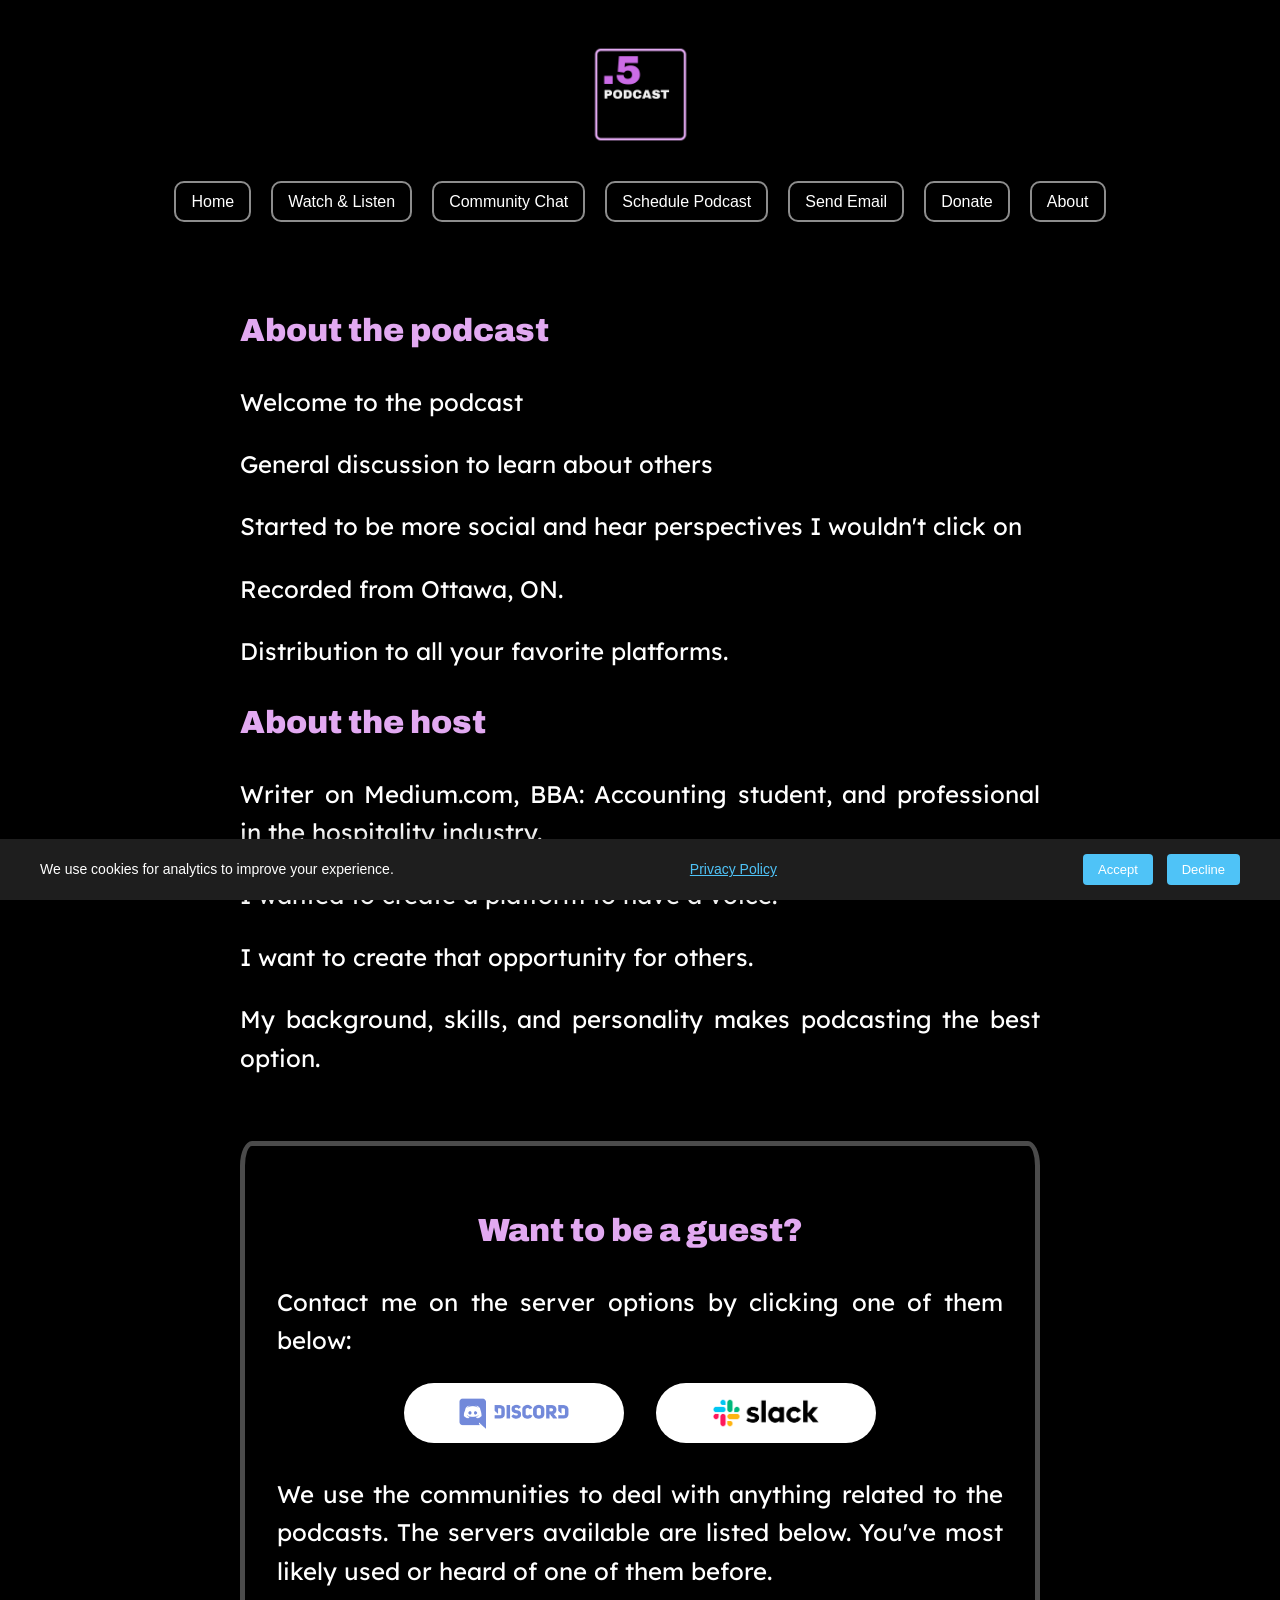
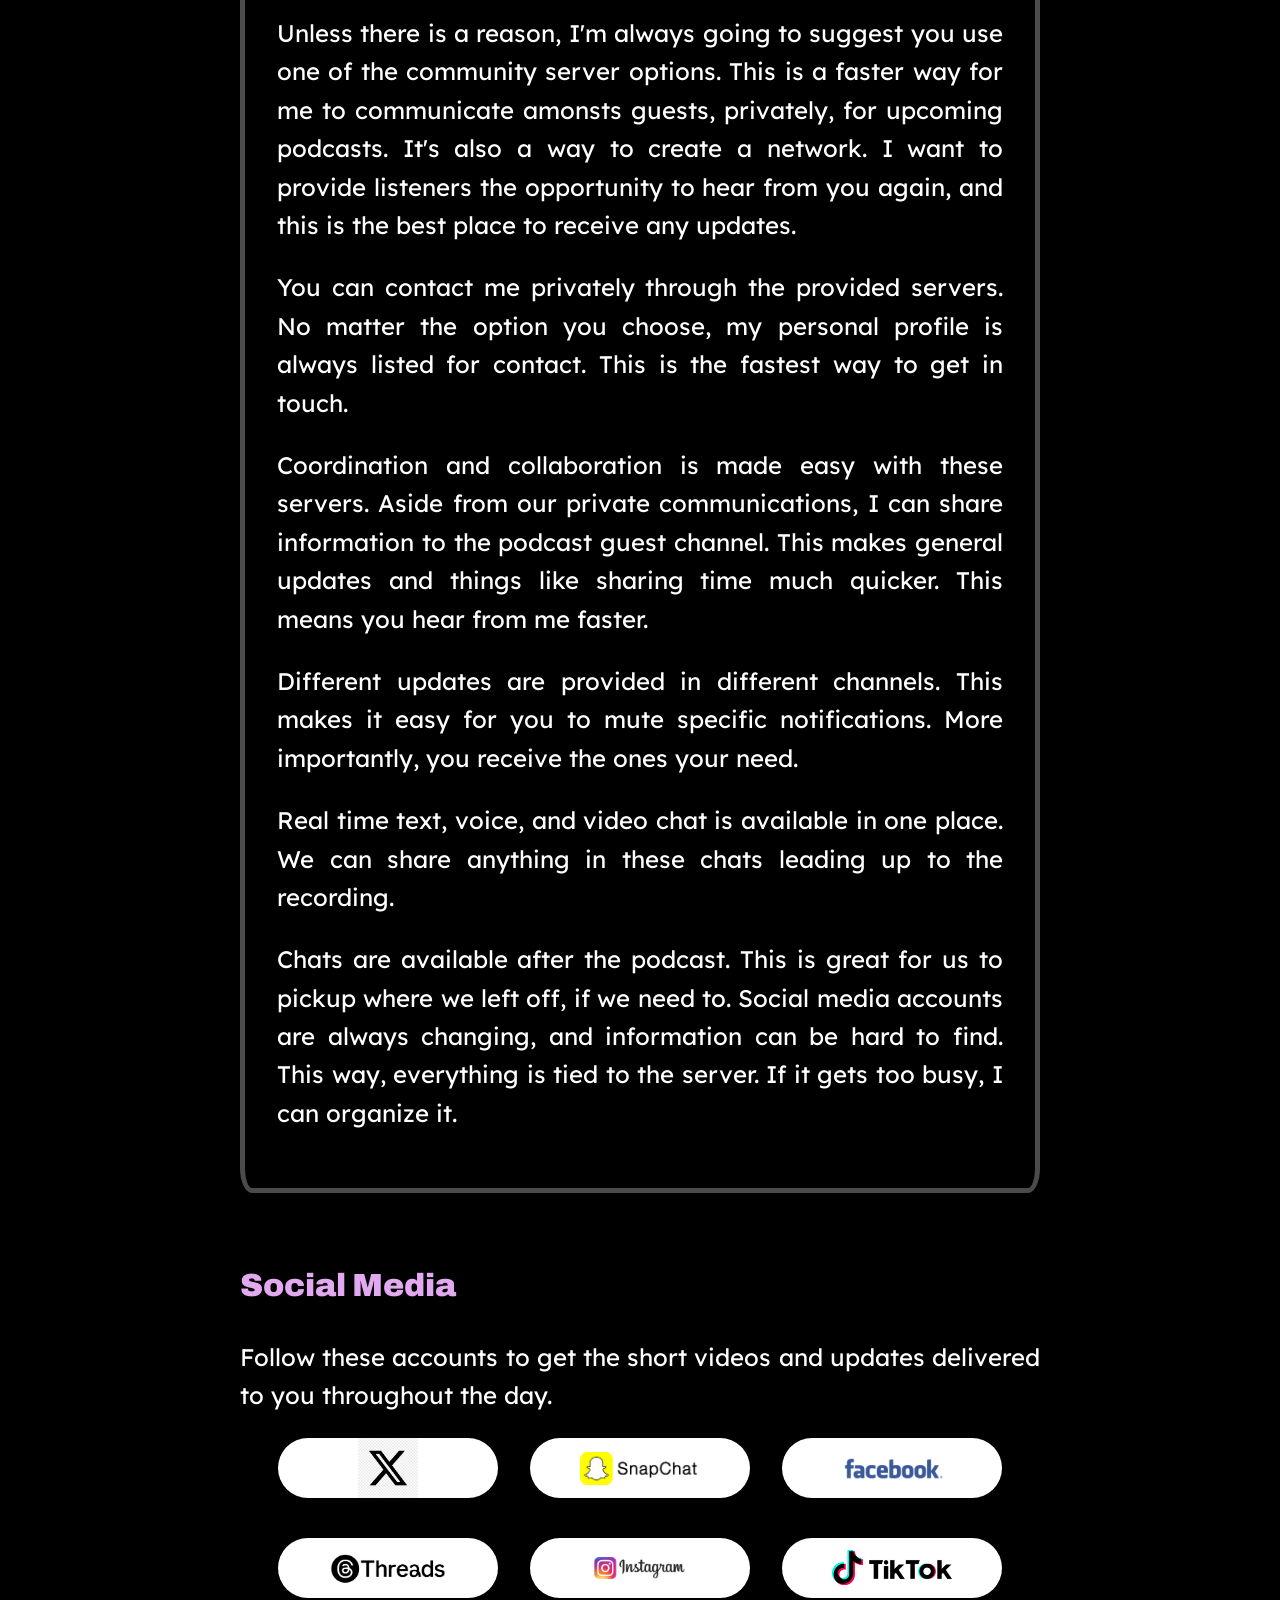
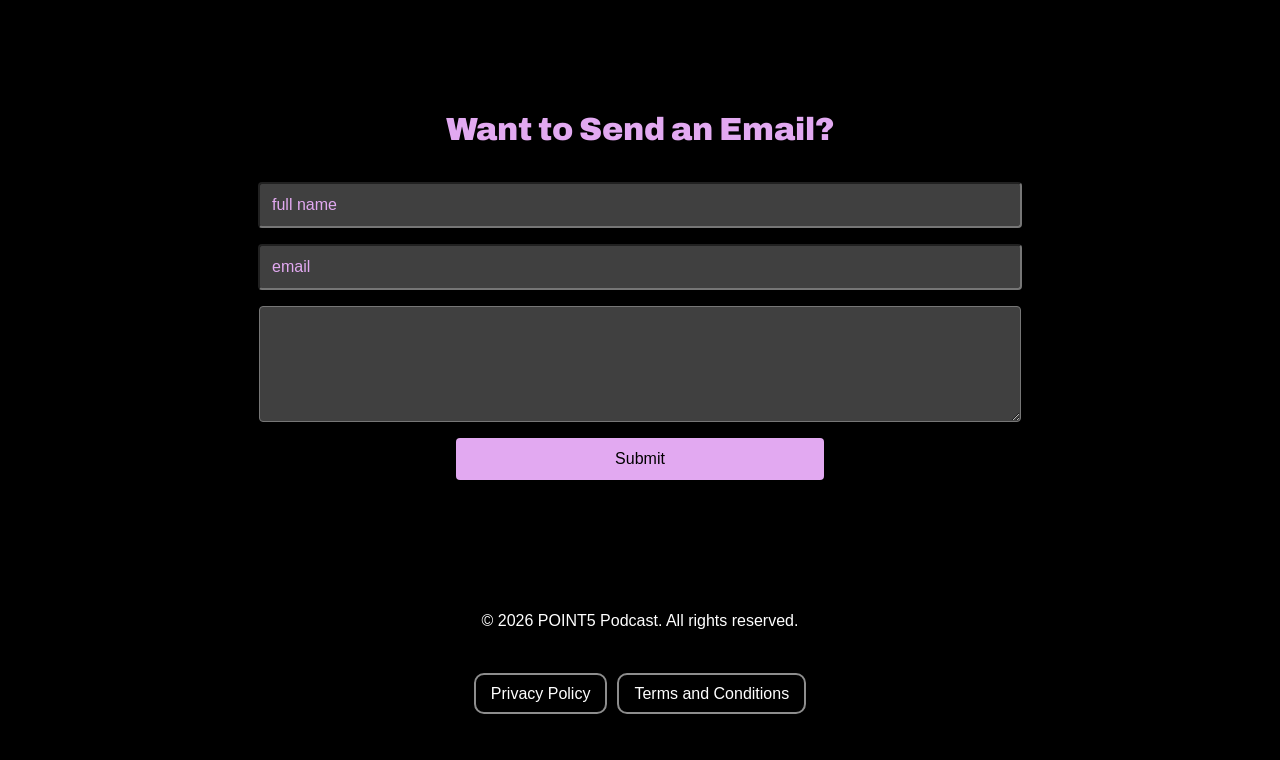
<file: about.html>
<!DOCTYPE html>
<html lang="en">
<head>
  <meta charset="UTF-8">
  <meta name="viewport" content="width=device-width, initial-scale=1.0">
  <title>POINT5 Podcast</title>
  <link rel="stylesheet" href="style.css">

  <link rel="preconnect" href="https://fonts.googleapis.com">
  <link rel="preconnect" href="https://fonts.gstatic.com" crossorigin>
  <link href="https://fonts.googleapis.com/css2?family=Archivo:ital,wght@0,100..900;1,100..900&display=swap" rel="stylesheet">

  <link rel="preconnect" href="https://fonts.googleapis.com">
  <link rel="preconnect" href="https://fonts.gstatic.com" crossorigin>
  <link href="https://fonts.googleapis.com/css2?family=Archivo:ital,wght@0,100..900;1,100..900&family=Lexend:wght@100..900&display=swap" rel="stylesheet">

  <!-- For .png file -->
  <link rel="icon" href="favicon.png" type="image/png">

</head>
<body>
  <header>
    <h1 class="sr-only" id="header-title">POINT5 Podcast</h1>
    <img id="header-logo" src="logo.png" alt="POINT5 Podcast Logo">
    <p class="sr-only" id="header-subtitle">The official POINT5 Podcast website.</p>
    <nav>
      <ul class="header-menu">
        <li><a href="/index.html">Home</a></li>
        <li><a href="/watch-listen.html">Watch & Listen</a></li>
        <li><a href="/community.html">Community Chat</a></li>
        <li><a href="/schedule.html">Schedule Podcast</a></li>
        <li><a href="/email.html">Send Email</a></li>
        <li><a href="/donate.html">Donate</a></li>
        <li><a href="/about.html">About</a></li>
      </ul>
    </nav>
  </header>


  <div class="container">

    <section>

    <h2>About the podcast</h2>
    <p>Welcome to the podcast</p>
    <p>General discussion to learn about others</p>
    <p>Started to be more social and hear perspectives I wouldn't click on</p>
    <p>Recorded from Ottawa, ON.</p>
    <p>Distribution to all your favorite platforms.</p>
    <h2>About the host</h2>
    <p>Writer on Medium.com, BBA: Accounting student, and professional in the hospitality industry.</p>
    <p>I wanted to create a platform to have a voice.</p>
    <p>I want to create that opportunity for others.</p>
    <p>My background, skills, and personality makes podcasting the best option.</p>

    </section>

    <!-- Communities Section -->
    <section class="communities" id="communities">
        <h2 id="communities-heading">Want to be a guest?</h2>

        <p id="communities-text">Contact me on the server options by clicking one of them below:</p>

        <div class="community-links">
            <a id="discord-link" href="https://discord.gg/tX4k2jXd" target="_blank">
            <img src="discord-icon.png" alt="Join our Discord">
            </a>
            <a id="slack-link" href="https://join.slack.com/t/point5podcast/shared_invite/zt-3ra2gapsl-xZEQniMt8q6AEYip8mt3hg" target="_blank">
            <img src="slack-icon.png" alt="Join our Slack">
            </a>
        </div>

        <p id="communities-text">We use the communities to deal with anything related to the podcasts. The servers available are listed below. You've most likely used or heard of one of them before.</p>
        <p id="communities-text">Unless there is a reason, I'm always going to suggest you use one of the community server options. This is a faster way for me to communicate amonsts guests, privately, for upcoming podcasts. It's also a way to create a network. I want to provide listeners the opportunity to hear from you again, and this is the best place to receive any updates.</p>
        <p id="communities-text">You can contact me privately through the provided servers. No matter the option you choose, my personal profile is always listed for contact. This is the fastest way to get in touch.</p>
        <p id="communities-text">Coordination and collaboration is made easy with these servers. Aside from our private communications, I can share information to the podcast guest channel. This makes general updates and things like sharing time much quicker. This means you hear from me faster.</p>
        <p id="communities-text">Different updates are provided in different channels. This makes it easy for you to mute specific notifications. More importantly, you receive the ones your need.</p>
        <p id="communities-text">Real time text, voice, and video chat is available in one place. We can share anything in these chats leading up to the recording.</p>
        <p id="communities-text">Chats are available after the podcast. This is great for us to pickup where we left off, if we need to. Social media accounts are always changing, and information can be hard to find. This way, everything is tied to the server. If it gets too busy, I can organize it.</p>
        <div class="communities-text">
          <div class="communities-breakdown">
            
          </div>

        </div>
    </section>

    <!-- Social Media Section -->
    <section class="social" id="social">
        <h2 id="social-heading">Social Media</h2>

        <p id="social-text">Follow these accounts to get the short videos and updates delivered to you throughout the day.</p>

        <div class="bubble-links">
            <a id="x-link" href="https://x.com/itsp5podcast" target="_blank">
            <img src="x-icon.png" alt="Follow on X">
            </a>
            <a id="snapchat-link" href="https://www.snapchat.com/add/p5podcast" target="_blank">
            <img src="snapchat-icon.png" alt="Follow on Snapchat">
            </a>
            <a id="facebook-link" href="https://www.facebook.com/point5podcast/" target="_blank">
            <img src="facebook-icon.png" alt="Follow on Facebook">
            </a>
            <a id="threads-link" href="https://www.threads.com/@p5podcast" target="_blank">
            <img src="threads-icon.png" alt="Follow on Threads">
            </a>
            <a id="instagram-link" href="https://www.instagram.com/p5podcast/" target="_blank">
            <img src="instagram-icon.png" alt="Follow on Instagram">
            </a>
            <a id="tiktok-link" href="https://www.tiktok.com/@p5podcast" target="_blank">
            <img src="tiktok-icon.png" alt="Follow on TikTok">
            </a>
        </div>

    </section>

    <!-- Booking Form Section -->
    <section class="booking">
      <h2 id="booking-heading">Want to Send an Email?</h2>
      <form action="https://formspree.io/f/mgolqzzj" method="POST">
        <input type="text" name="name" placeholder="full name" required>
        <input type="email" name="email" placeholder="email" required>
        <textarea name="message" rows="5" placeholder="" required></textarea>
        <button type="submit">Submit</button>
      </form>
    </section>

  </div>

  <footer>
    <p>&copy; 2026 POINT5 Podcast. All rights reserved.</p>
    <div class="legal-thing">
      <ul class="legal-menu">
        <li><a href="/privacy.html">Privacy Policy</a></li>
        <li><a href="/terms.html">Terms and Conditions</a></li>
      </ul>
    </div>
  </footer>

  <!-- cookie consent -->

  <script src="p5pp-cookie-consent.js"></script>

</body>
</html>
</file>
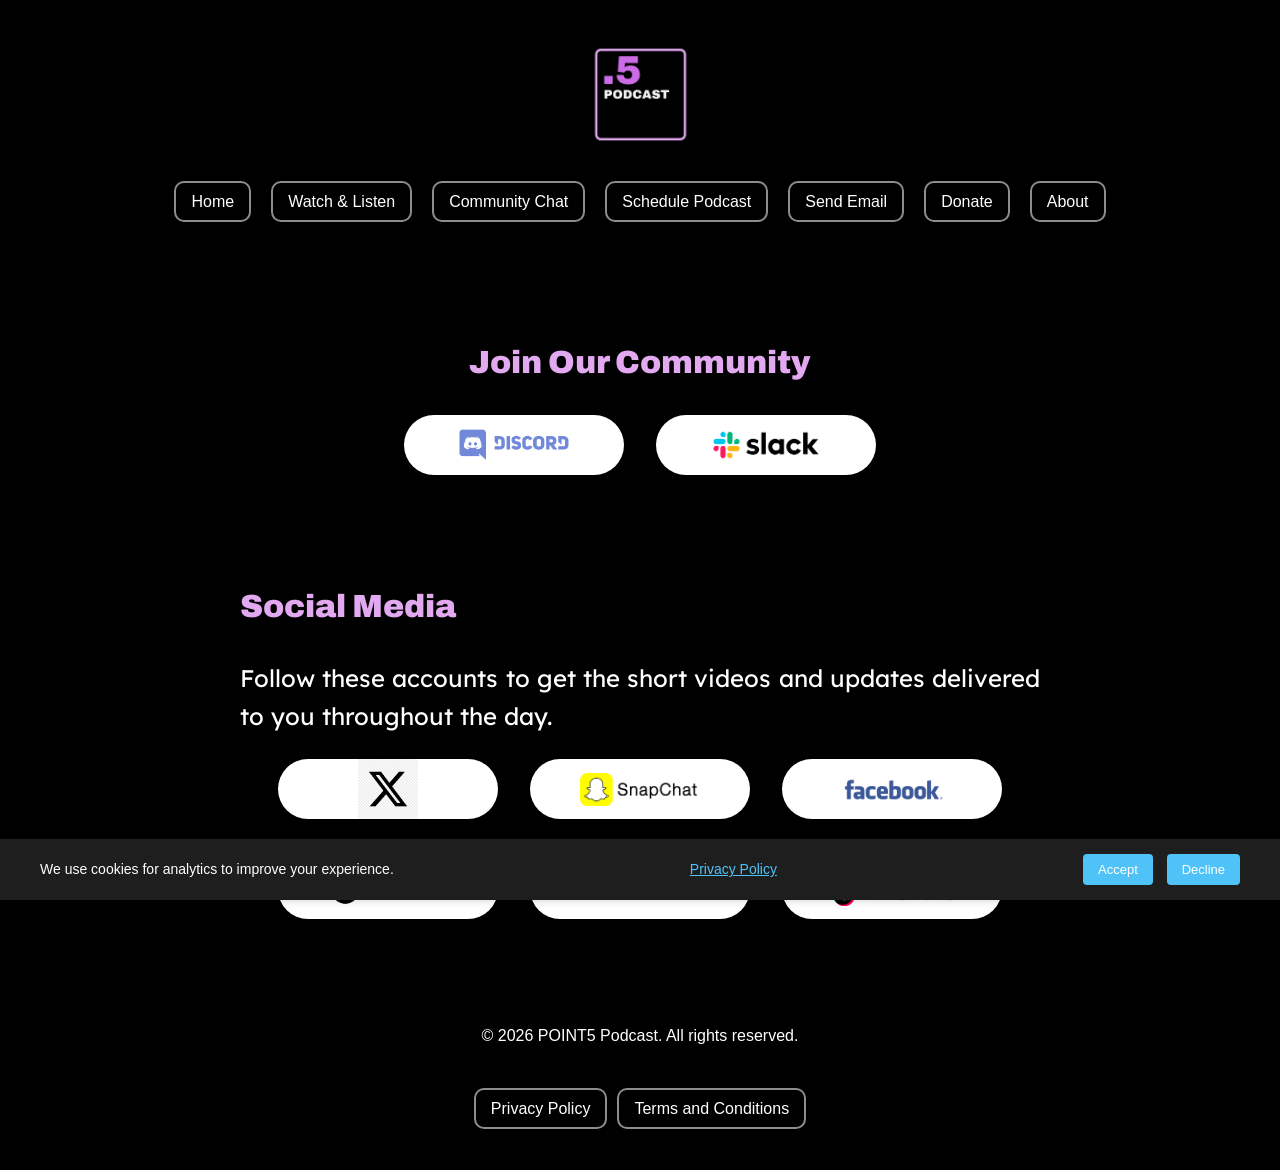
<file: community.html>
<!DOCTYPE html>
<html lang="en">
<head>
  <meta charset="UTF-8">
  <meta name="viewport" content="width=device-width, initial-scale=1.0">
  <title>POINT5 Podcast</title>
  <link rel="stylesheet" href="style.css">

  <link rel="preconnect" href="https://fonts.googleapis.com">
  <link rel="preconnect" href="https://fonts.gstatic.com" crossorigin>
  <link href="https://fonts.googleapis.com/css2?family=Archivo:ital,wght@0,100..900;1,100..900&display=swap" rel="stylesheet">

  <link rel="preconnect" href="https://fonts.googleapis.com">
  <link rel="preconnect" href="https://fonts.gstatic.com" crossorigin>
  <link href="https://fonts.googleapis.com/css2?family=Archivo:ital,wght@0,100..900;1,100..900&family=Lexend:wght@100..900&display=swap" rel="stylesheet">

  <!-- For .png file -->
  <link rel="icon" href="favicon.png" type="image/png">

</head>
<body>
  <header>
    <h1 class="sr-only" id="header-title">POINT5 Podcast</h1>
    <img id="header-logo" src="logo.png" alt="POINT5 Podcast Logo">
    <p class="sr-only" id="header-subtitle">The official POINT5 Podcast website.</p>
    <nav>
      <ul class="header-menu">
        <li><a href="/index.html">Home</a></li>
        <li><a href="/watch-listen.html">Watch & Listen</a></li>
        <li><a href="/community.html">Community Chat</a></li>
        <li><a href="/schedule.html">Schedule Podcast</a></li>
        <li><a href="/email.html">Send Email</a></li>
        <li><a href="/donate.html">Donate</a></li>
        <li><a href="/about.html">About</a></li>
      </ul>
    </nav>
  </header>


  <div class="container">


    <!-- Communities Section -->
    <section class="communities" id="schedule-page">
        <h2 id="communities-heading">Join Our Community</h2>

        <div class="community-links">
            <a id="discord-link" href="https://discord.gg/tX4k2jXd" target="_blank">
            <img src="discord-icon.png" alt="Join our Discord">
            </a>
            <a id="slack-link" href="https://join.slack.com/t/point5podcast/shared_invite/zt-3ra2gapsl-xZEQniMt8q6AEYip8mt3hg" target="_blank">
            <img src="slack-icon.png" alt="Join our Slack">
            </a>
        </div>
        <div class="communities-text">
          <div class="communities-breakdown">
            
          </div>

        </div>
    </section>

    <!-- Social Media Section -->
    <section class="social" id="social">
        <h2 id="social-heading">Social Media</h2>

        <p id="social-text">Follow these accounts to get the short videos and updates delivered to you throughout the day.</p>

        <div class="bubble-links">
            <a id="x-link" href="https://x.com/itsp5podcast" target="_blank">
            <img src="x-icon.png" alt="Follow on X">
            </a>
            <a id="snapchat-link" href="https://www.snapchat.com/add/p5podcast" target="_blank">
            <img src="snapchat-icon.png" alt="Follow on Snapchat">
            </a>
            <a id="facebook-link" href="https://www.facebook.com/point5podcast/" target="_blank">
            <img src="facebook-icon.png" alt="Follow on Facebook">
            </a>
            <a id="threads-link" href="https://www.threads.com/@p5podcast" target="_blank">
            <img src="threads-icon.png" alt="Follow on Threads">
            </a>
            <a id="instagram-link" href="https://www.instagram.com/p5podcast/" target="_blank">
            <img src="instagram-icon.png" alt="Follow on Instagram">
            </a>
            <a id="tiktok-link" href="https://www.tiktok.com/@p5podcast" target="_blank">
            <img src="tiktok-icon.png" alt="Follow on TikTok">
            </a>
        </div>

    </section>

  </div>

  <footer>
    <p>&copy; 2026 POINT5 Podcast. All rights reserved.</p>
    <div class="legal-thing">
      <ul class="legal-menu">
        <li><a href="/privacy.html">Privacy Policy</a></li>
        <li><a href="/terms.html">Terms and Conditions</a></li>
      </ul>
    </div>
  </footer>

  <!-- cookie consent -->

  <script src="p5pp-cookie-consent.js"></script>

</body>
</html>
</file>
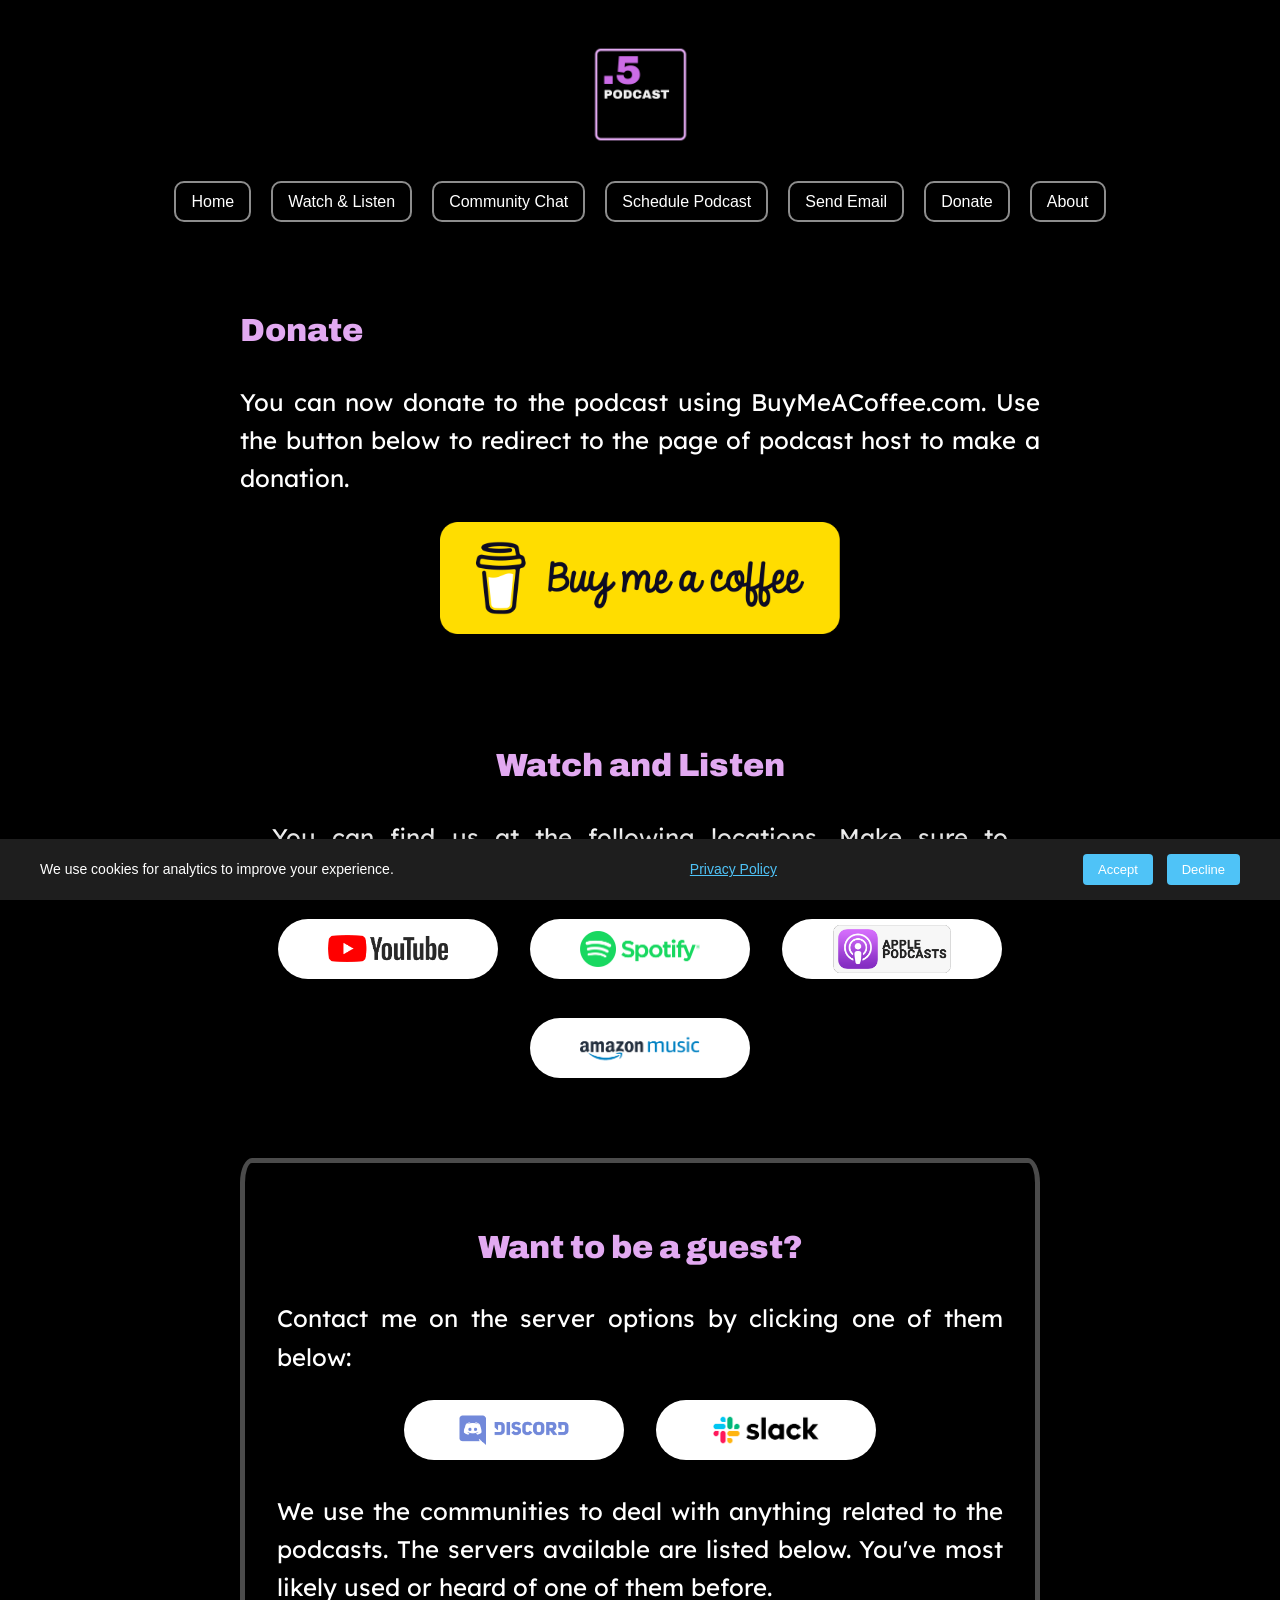
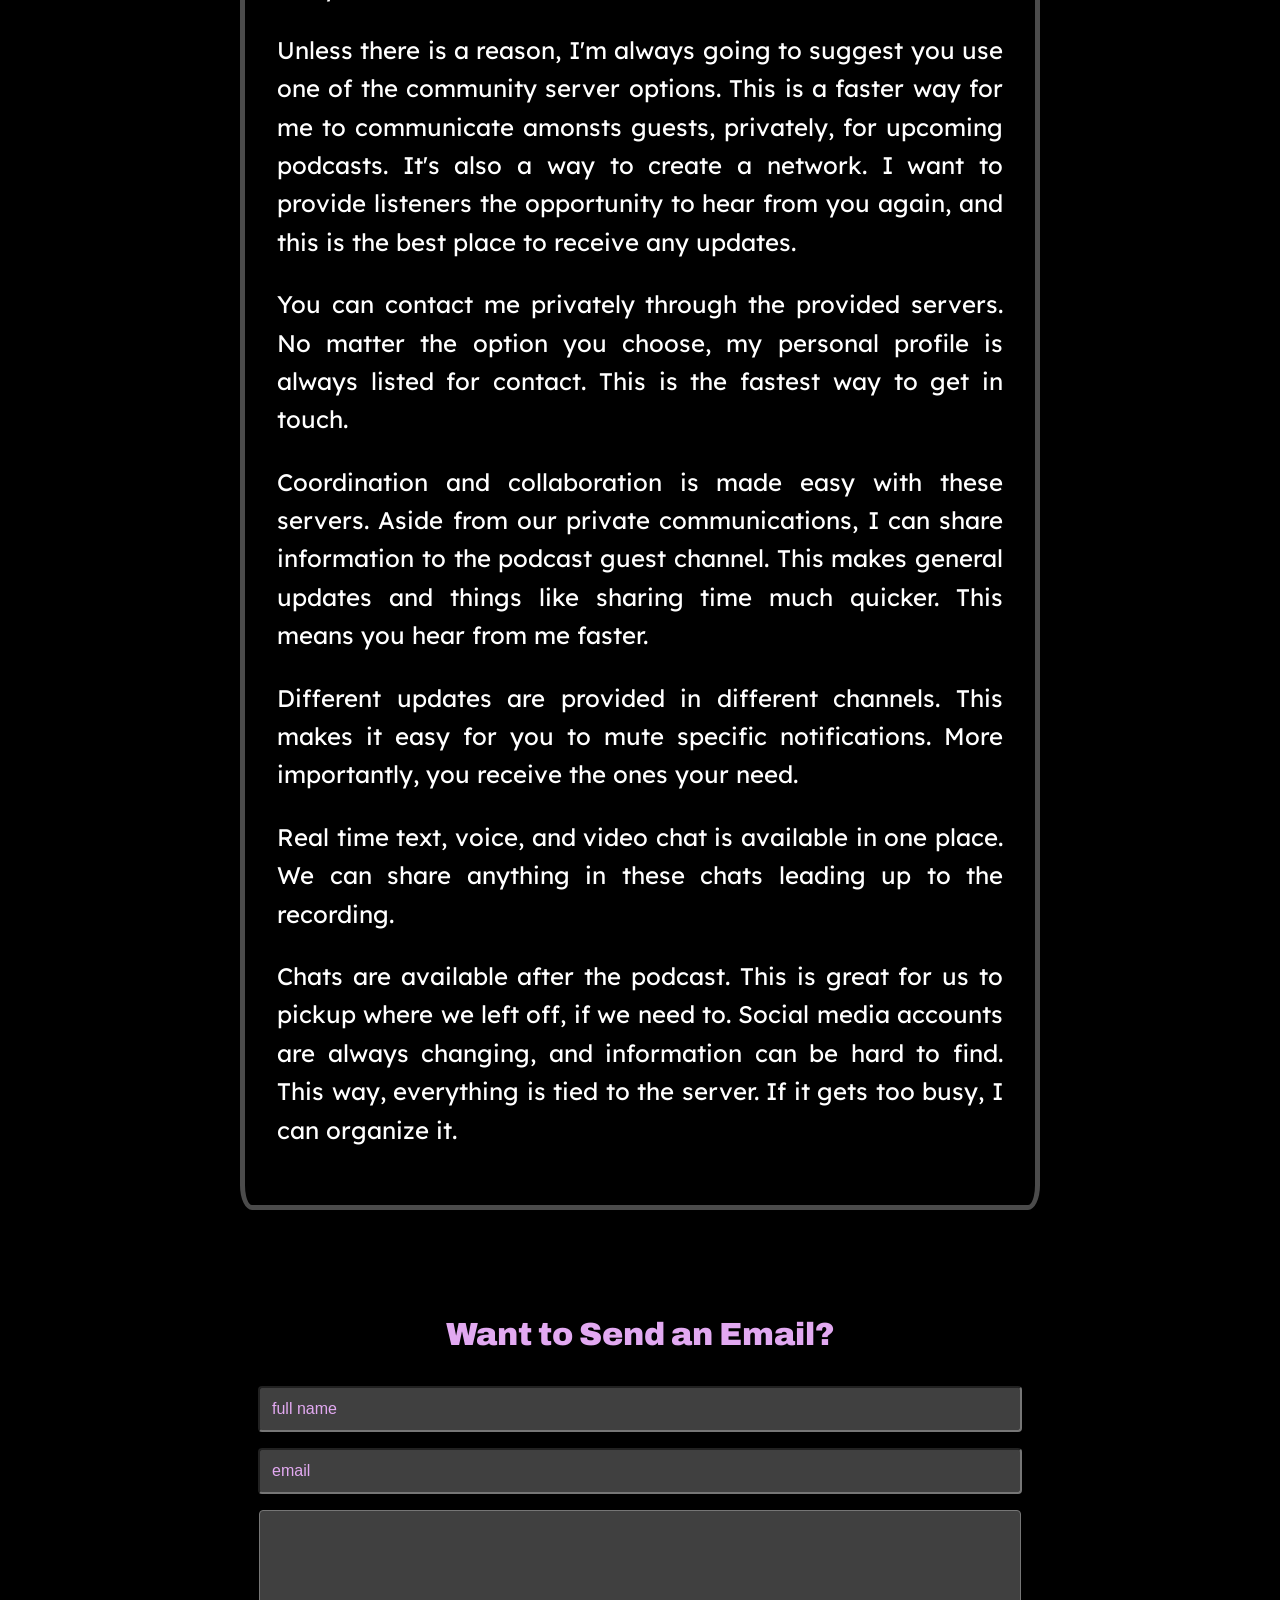
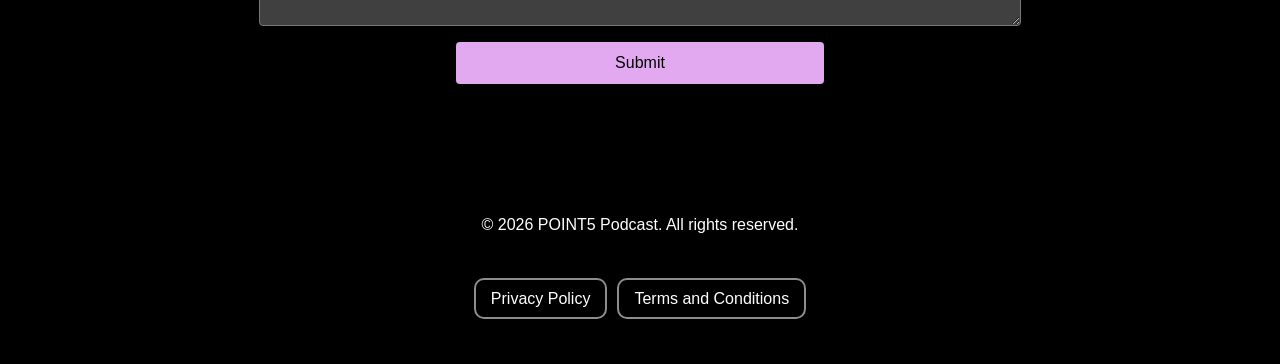
<file: donate.html>
<!DOCTYPE html>
<html lang="en">
<head>
  <meta charset="UTF-8">
  <meta name="viewport" content="width=device-width, initial-scale=1.0">
  <title>POINT5 Podcast</title>
  <link rel="stylesheet" href="style.css">

  <link rel="preconnect" href="https://fonts.googleapis.com">
  <link rel="preconnect" href="https://fonts.gstatic.com" crossorigin>
  <link href="https://fonts.googleapis.com/css2?family=Archivo:ital,wght@0,100..900;1,100..900&display=swap" rel="stylesheet">

  <link rel="preconnect" href="https://fonts.googleapis.com">
  <link rel="preconnect" href="https://fonts.gstatic.com" crossorigin>
  <link href="https://fonts.googleapis.com/css2?family=Archivo:ital,wght@0,100..900;1,100..900&family=Lexend:wght@100..900&display=swap" rel="stylesheet">

  <!-- For .png file -->
  <link rel="icon" href="favicon.png" type="image/png">

</head>
<body>
  <header>
    <h1 class="sr-only" id="header-title">POINT5 Podcast</h1>
    <img id="header-logo" src="logo.png" alt="POINT5 Podcast Logo">
    <p class="sr-only" id="header-subtitle">The official POINT5 Podcast website.</p>
    <nav>
      <ul class="header-menu">
        <li><a href="/index.html">Home</a></li>
        <li><a href="/watch-listen.html">Watch & Listen</a></li>
        <li><a href="/community.html">Community Chat</a></li>
        <li><a href="/schedule.html">Schedule Podcast</a></li>
        <li><a href="/email.html">Send Email</a></li>
        <li><a href="/donate.html">Donate</a></li>
        <li><a href="/about.html">About</a></li>
      </ul>
    </nav>
  </header>


  <div class="container">


    <!-- Links Section -->
    <section class="donateInformation" id="donate-page">
        <h2 id="donate-heading">Donate</h2>
        <p id="donate-text">You can now donate to the podcast using BuyMeACoffee.com. Use the button below to redirect to the page of podcast host to make a donation.</p>
            <div class="BuyMeACoffee">
                <a id="buyMeACoffee-link" href="https://buymeacoffee.com/kevinnordio" target="_blank">
                <img src="buyMeACoffee-button.png" alt="BuyMeACoffee">
                </a>
            </div>
    </section>


    <!-- Links Section -->
    <section class="publishLocation" id="watch-listen">
        <h2 id="publishLocation-heading">Watch and Listen</h2>
        <p id="publishLocation-text">You can find us at the following locations. Make sure to subscribe and turn on notification for new releases.</p>
            <div class="bubble-links">
                <a id="youtube-link" href="https://www.youtube.com/@POINT5Podcast" target="_blank">
                <img src="youtube-icon.png" alt="YouTube">
                </a>
                <a id="spotify-link" href="https://open.spotify.com/show/2V2lk3tJlSIELpjnhlquk2" target="_blank">
                <img src="spotify-icon.png" alt="Spotify">
                </a>
                <a id="apple-link" href="https://podcasts.apple.com/us/podcast/point5-podcast/id1882807745" target="_blank">
                <img src="apple-icon.png" alt="Apple">
                </a>
                <a id="amazon-link" href="https://music.amazon.com/podcasts/97cfdd42-8fef-45d0-8c68-1fa836fa4f05/point5-podcast" target="_blank">
                <img src="amazon-icon.png" alt="Amazon">
                </a>
            </div>
    </section>

    <!-- Communities Section -->
    <section class="communities" id="communities">
        <h2 id="communities-heading">Want to be a guest?</h2>

        <p id="communities-text">Contact me on the server options by clicking one of them below:</p>

        <div class="community-links">
            <a id="discord-link" href="https://discord.gg/tX4k2jXd" target="_blank">
            <img src="discord-icon.png" alt="Join our Discord">
            </a>
            <a id="slack-link" href="https://join.slack.com/t/point5podcast/shared_invite/zt-3ra2gapsl-xZEQniMt8q6AEYip8mt3hg" target="_blank">
            <img src="slack-icon.png" alt="Join our Slack">
            </a>
        </div>

        <p id="communities-text">We use the communities to deal with anything related to the podcasts. The servers available are listed below. You've most likely used or heard of one of them before.</p>
        <p id="communities-text">Unless there is a reason, I'm always going to suggest you use one of the community server options. This is a faster way for me to communicate amonsts guests, privately, for upcoming podcasts. It's also a way to create a network. I want to provide listeners the opportunity to hear from you again, and this is the best place to receive any updates.</p>
        <p id="communities-text">You can contact me privately through the provided servers. No matter the option you choose, my personal profile is always listed for contact. This is the fastest way to get in touch.</p>
        <p id="communities-text">Coordination and collaboration is made easy with these servers. Aside from our private communications, I can share information to the podcast guest channel. This makes general updates and things like sharing time much quicker. This means you hear from me faster.</p>
        <p id="communities-text">Different updates are provided in different channels. This makes it easy for you to mute specific notifications. More importantly, you receive the ones your need.</p>
        <p id="communities-text">Real time text, voice, and video chat is available in one place. We can share anything in these chats leading up to the recording.</p>
        <p id="communities-text">Chats are available after the podcast. This is great for us to pickup where we left off, if we need to. Social media accounts are always changing, and information can be hard to find. This way, everything is tied to the server. If it gets too busy, I can organize it.</p>
        <div class="communities-text">
          <div class="communities-breakdown">
            
          </div>

        </div>
    </section>

    <!-- Booking Form Section -->
    <section class="booking">
      <h2 id="booking-heading">Want to Send an Email?</h2>
      <form action="https://formspree.io/f/mgolqzzj" method="POST">
        <input type="text" name="name" placeholder="full name" required>
        <input type="email" name="email" placeholder="email" required>
        <textarea name="message" rows="5" placeholder="" required></textarea>
        <button type="submit">Submit</button>
      </form>
    </section>

  </div>

  <footer>
    <p>&copy; 2026 POINT5 Podcast. All rights reserved.</p>
    <div class="legal-thing">
      <ul class="legal-menu">
        <li><a href="/privacy.html">Privacy Policy</a></li>
        <li><a href="/terms.html">Terms and Conditions</a></li>
      </ul>
    </div>
  </footer>


  <!-- cookie consent -->

  <script src="p5pp-cookie-consent.js"></script>
  
</body>
</html>
</file>
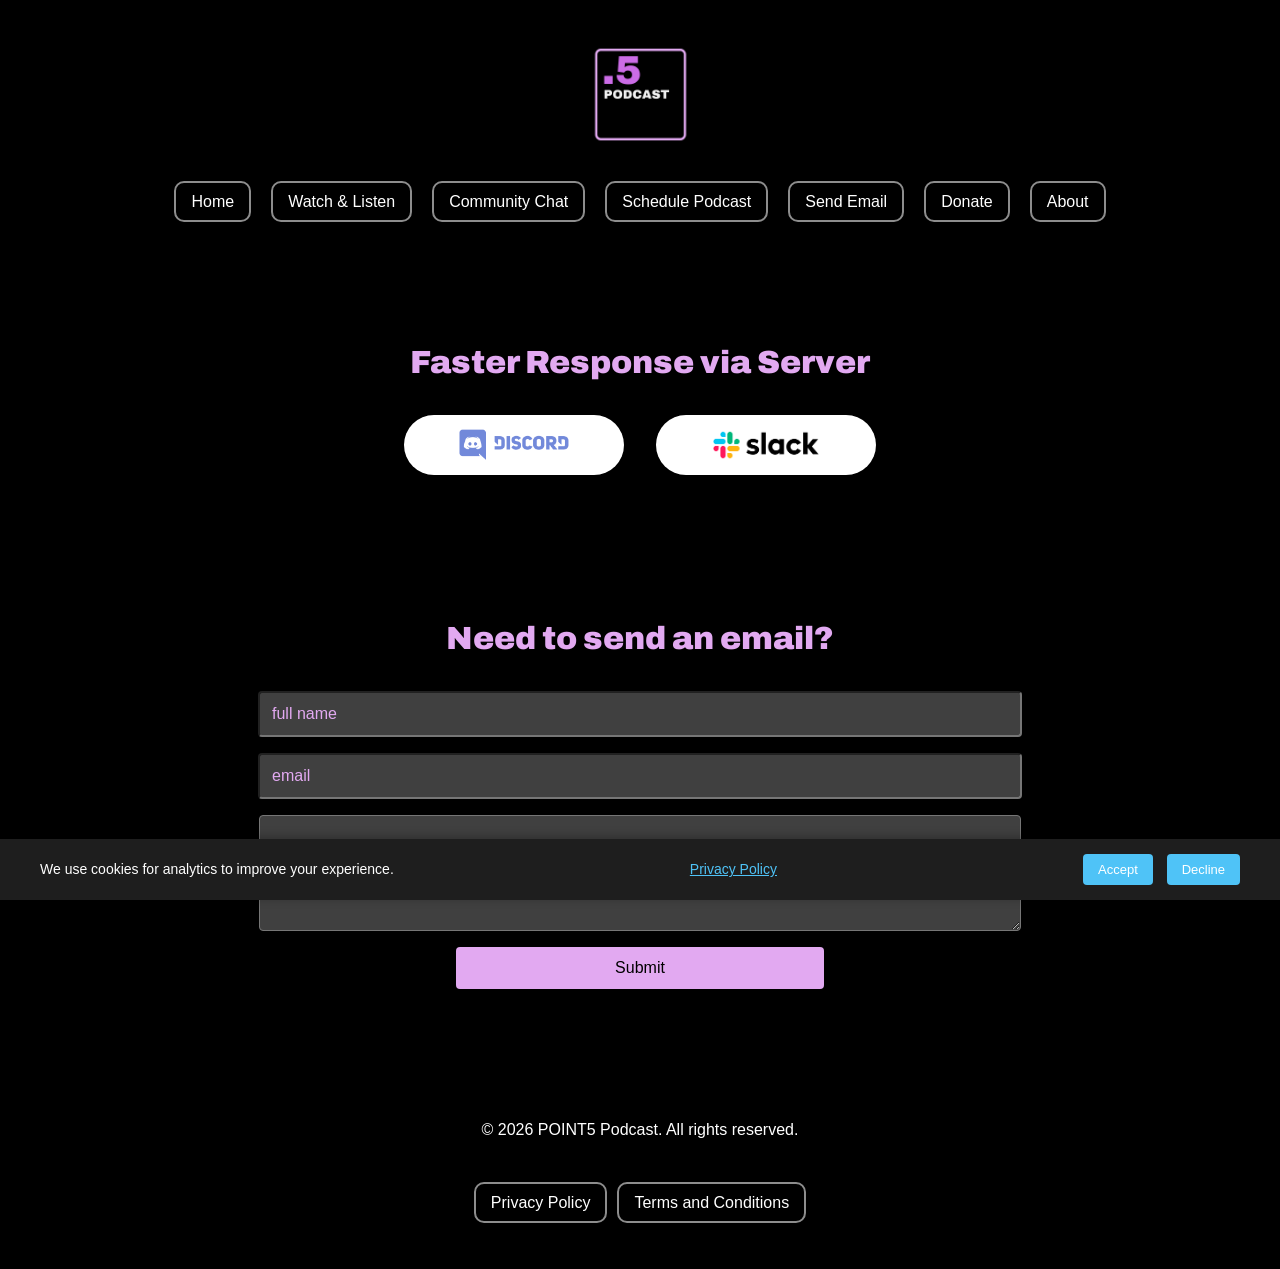
<file: email.html>
<!DOCTYPE html>
<html lang="en">
<head>
  <meta charset="UTF-8">
  <meta name="viewport" content="width=device-width, initial-scale=1.0">
  <title>POINT5 Podcast</title>
  <link rel="stylesheet" href="style.css">

  <link rel="preconnect" href="https://fonts.googleapis.com">
  <link rel="preconnect" href="https://fonts.gstatic.com" crossorigin>
  <link href="https://fonts.googleapis.com/css2?family=Archivo:ital,wght@0,100..900;1,100..900&display=swap" rel="stylesheet">

  <link rel="preconnect" href="https://fonts.googleapis.com">
  <link rel="preconnect" href="https://fonts.gstatic.com" crossorigin>
  <link href="https://fonts.googleapis.com/css2?family=Archivo:ital,wght@0,100..900;1,100..900&family=Lexend:wght@100..900&display=swap" rel="stylesheet">

  <!-- For .png file -->
  <link rel="icon" href="favicon.png" type="image/png">

</head>
<body>
  <header>
    <h1 class="sr-only" id="header-title">POINT5 Podcast</h1>
    <img id="header-logo" src="logo.png" alt="POINT5 Podcast Logo">
    <p class="sr-only" id="header-subtitle">The official POINT5 Podcast website.</p>
    <nav>
      <ul class="header-menu">
        <li><a href="/index.html">Home</a></li>
        <li><a href="/watch-listen.html">Watch & Listen</a></li>
        <li><a href="/community.html">Community Chat</a></li>
        <li><a href="/schedule.html">Schedule Podcast</a></li>
        <li><a href="/email.html">Send Email</a></li>
        <li><a href="/donate.html">Donate</a></li>
        <li><a href="/about.html">About</a></li>
      </ul>
    </nav>
  </header>


  <div class="container">


    <!-- Communities Section -->
    <section class="communities" id="schedule-page">
        <h2 id="communities-heading">Faster Response via Server</h2>

        <div class="community-links">
            <a id="discord-link" href="https://discord.gg/tX4k2jXd" target="_blank">
            <img src="discord-icon.png" alt="Join our Discord">
            </a>
            <a id="slack-link" href="https://join.slack.com/t/point5podcast/shared_invite/zt-3ra2gapsl-xZEQniMt8q6AEYip8mt3hg" target="_blank">
            <img src="slack-icon.png" alt="Join our Slack">
            </a>
        </div>
        <div class="communities-text">
          <div class="communities-breakdown">
            
          </div>

        </div>
    </section>

    <!-- Booking Form Section -->
    <section class="booking">
      <h2 id="booking-heading">Need to send an email?</h2>
      <form action="https://formspree.io/f/mgolqzzj" method="POST">
        <input type="text" name="name" placeholder="full name" required>
        <input type="email" name="email" placeholder="email" required>
        <textarea name="message" rows="5" placeholder="" required></textarea>
        <button type="submit">Submit</button>
      </form>
    </section>

  </div>

  <footer>
    <p>&copy; 2026 POINT5 Podcast. All rights reserved.</p>
    <div class="legal-thing">
      <ul class="legal-menu">
        <li><a href="/privacy.html">Privacy Policy</a></li>
        <li><a href="/terms.html">Terms and Conditions</a></li>
      </ul>
    </div>
  </footer>

  <!-- cookie consent -->

  <script src="p5pp-cookie-consent.js"></script>

</body>
</html>
</file>
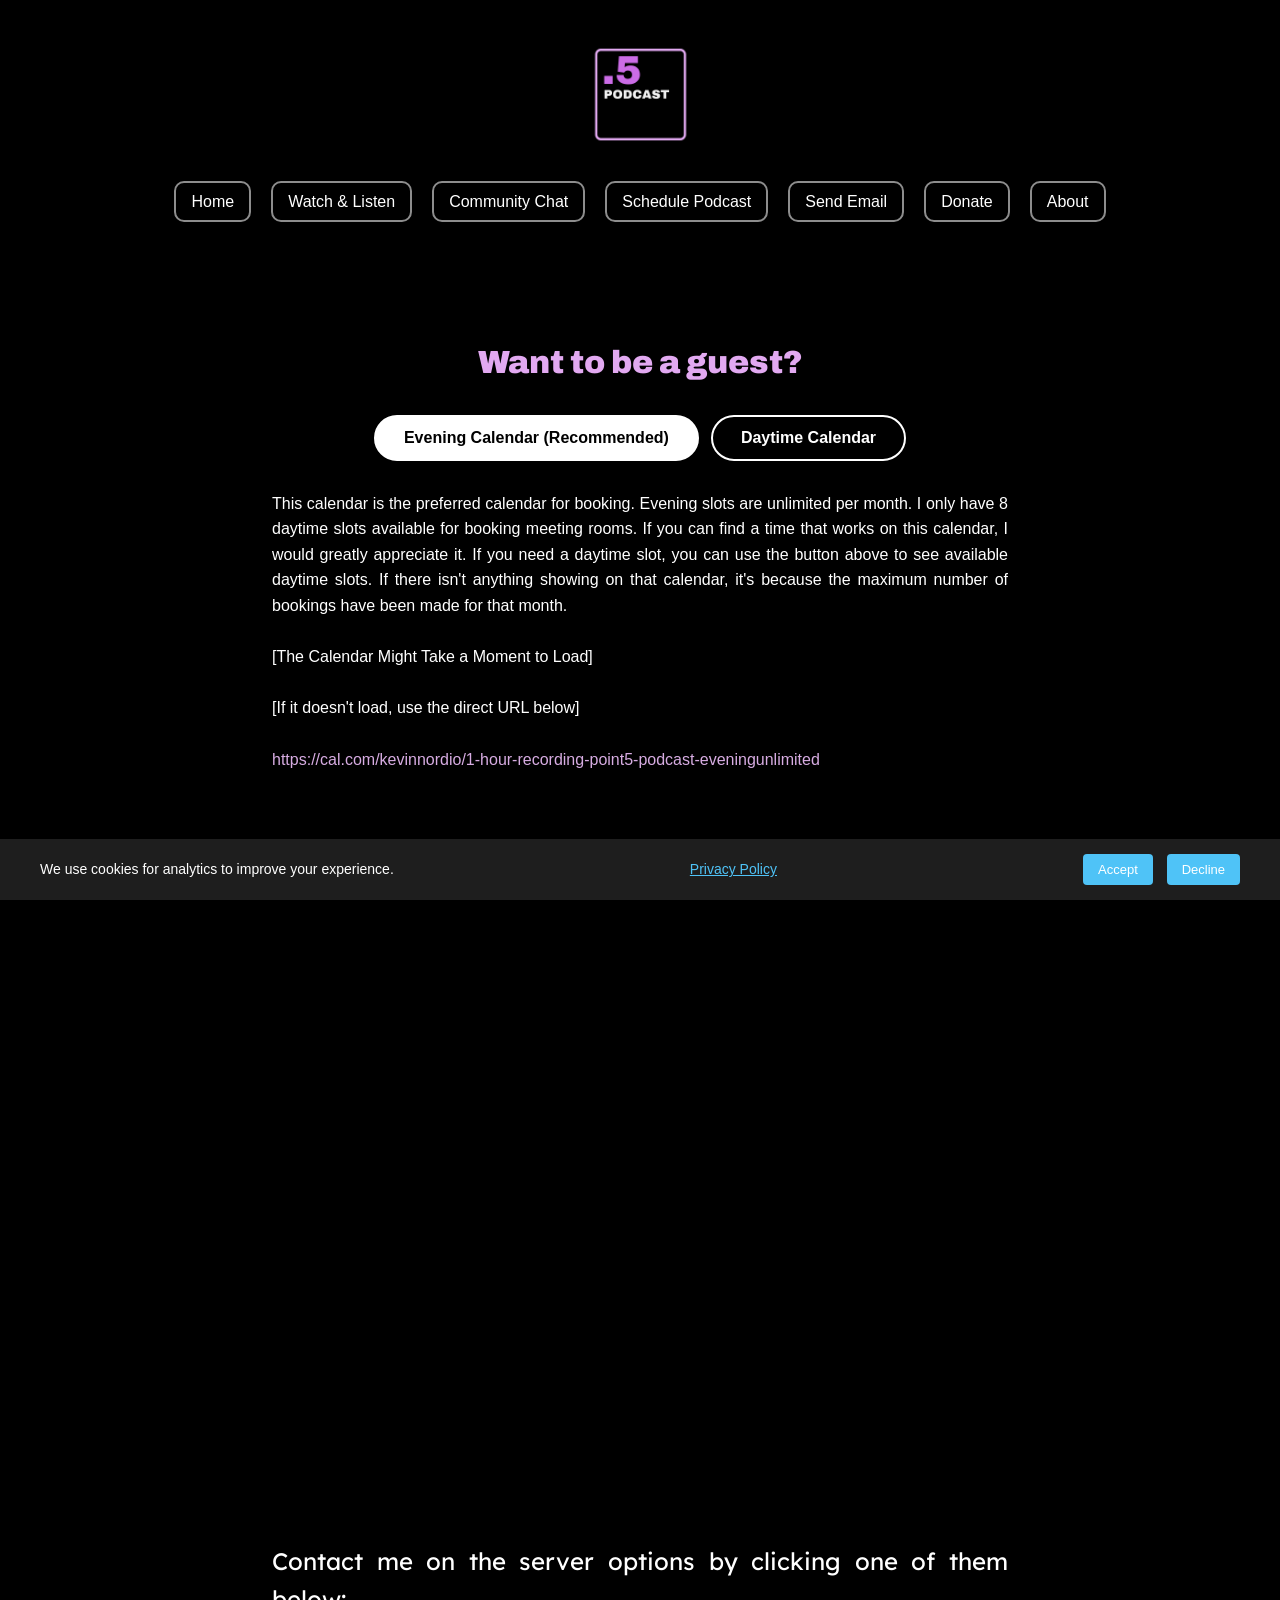
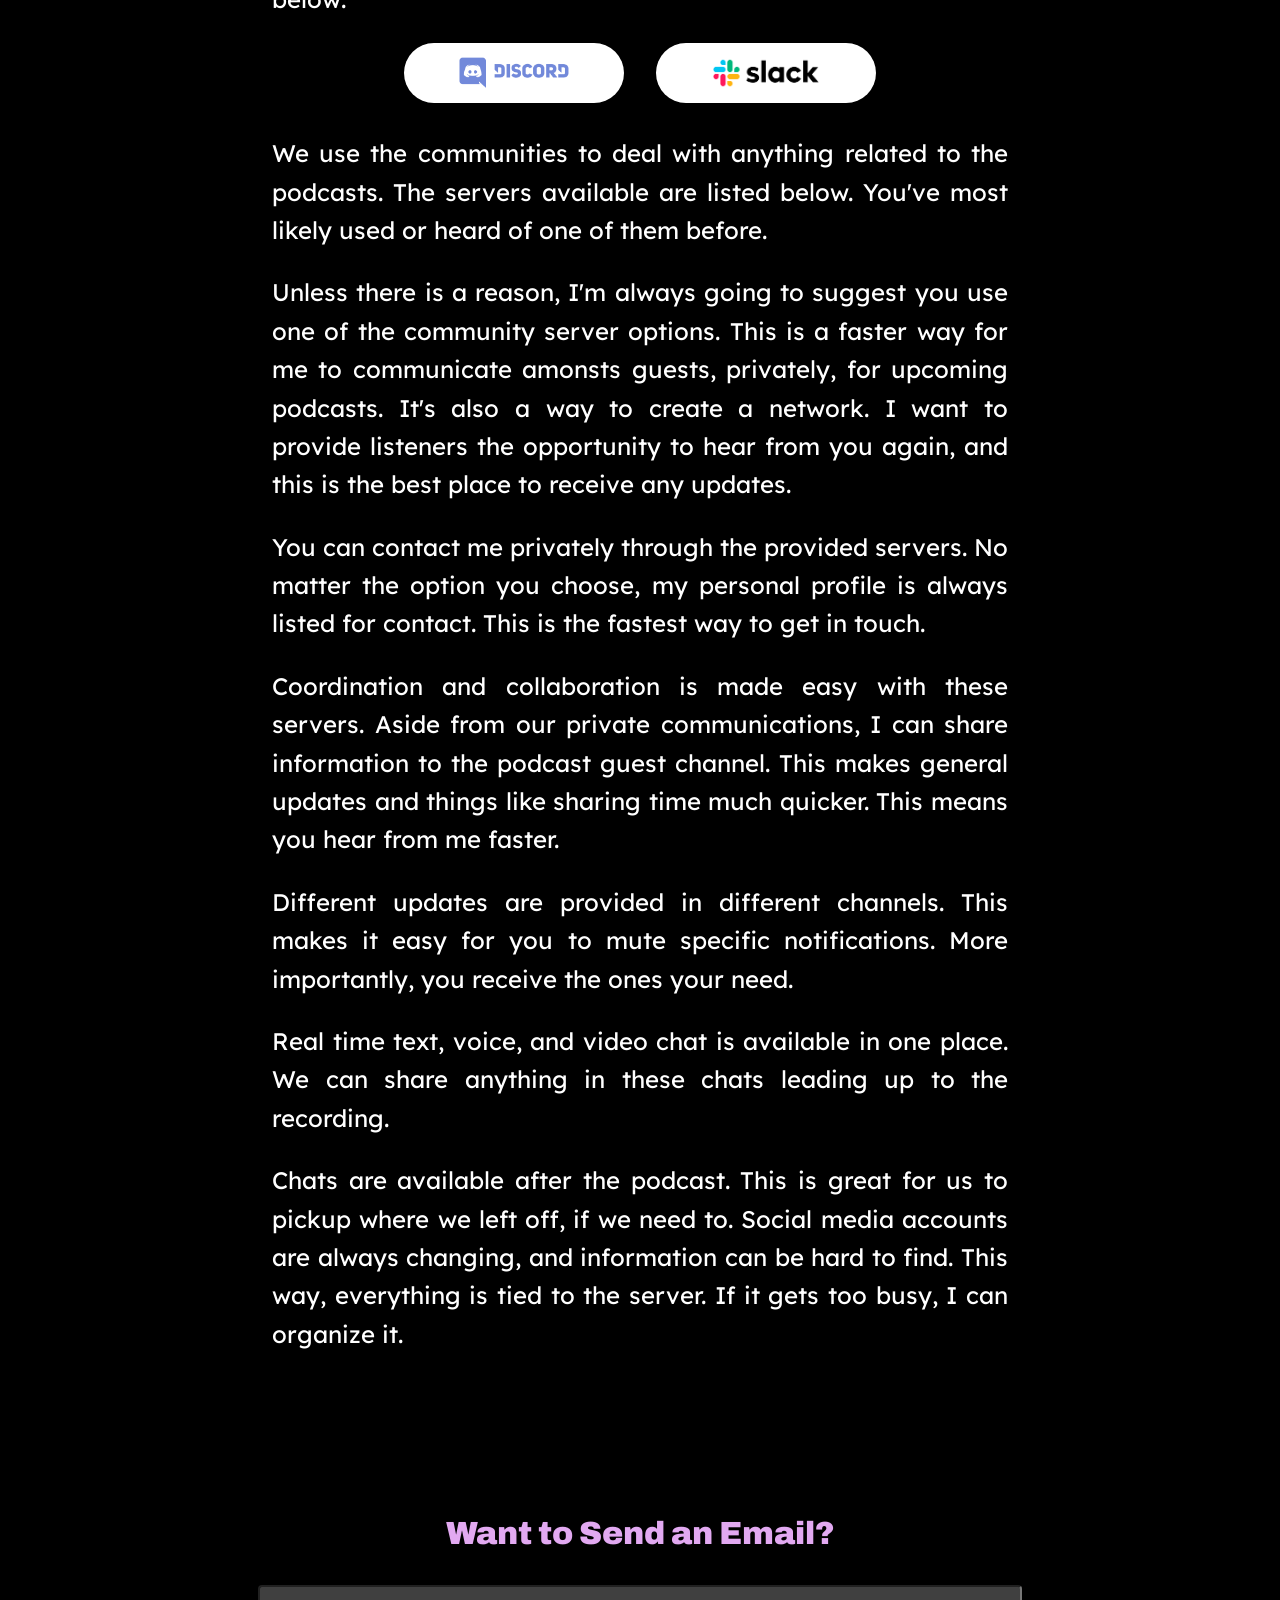
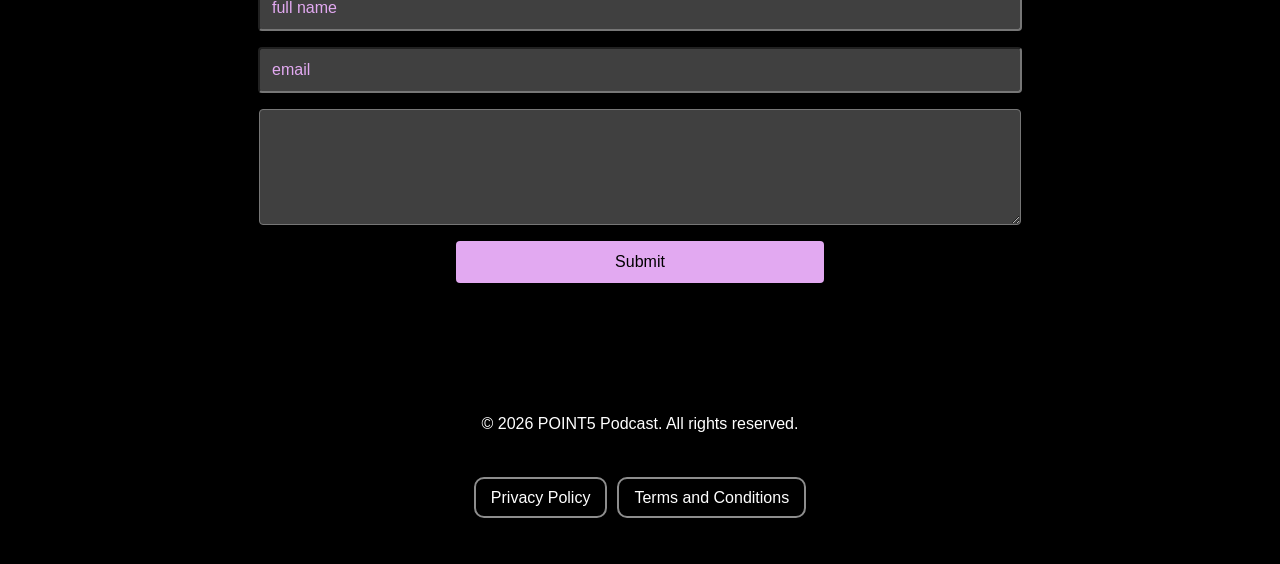
<file: schedule.html>
<!DOCTYPE html>
<html lang="en">
<head>
  <meta charset="UTF-8">
  <meta name="viewport" content="width=device-width, initial-scale=1.0">
  <title>POINT5 Podcast</title>
  <link rel="stylesheet" href="style.css">

  <link rel="preconnect" href="https://fonts.googleapis.com">
  <link rel="preconnect" href="https://fonts.gstatic.com" crossorigin>
  <link href="https://fonts.googleapis.com/css2?family=Archivo:ital,wght@0,100..900;1,100..900&display=swap" rel="stylesheet">
  <link href="https://fonts.googleapis.com/css2?family=Archivo:ital,wght@0,100..900;1,100..900&family=Lexend:wght@100..900&display=swap" rel="stylesheet">

  <link rel="icon" href="favicon.png" type="image/png">
</head>
<body>
  <header>
    <h1 class="sr-only" id="header-title">POINT5 Podcast</h1>
    <img id="header-logo" src="logo.png" alt="POINT5 Podcast Logo">
    <p class="sr-only" id="header-subtitle">The official POINT5 Podcast website.</p>
    <nav>
      <ul class="header-menu">
        <li><a href="/index.html">Home</a></li>
        <li><a href="/watch-listen.html">Watch & Listen</a></li>
        <li><a href="/community.html">Community Chat</a></li>
        <li><a href="/schedule.html">Schedule Podcast</a></li>
        <li><a href="/email.html">Send Email</a></li>
        <li><a href="/donate.html">Donate</a></li>
        <li><a href="/about.html">About</a></li>
      </ul>
    </nav>
  </header>

  <div class="container">

    <!-- Communities Section -->
    <section class="communities" id="schedule-page">
        <h2 id="communities-heading">Want to be a guest?</h2>

        <!-- Toggle Switch -->
        <div class="calendar-toggle">
            <button id="btn-evening" class="toggle-btn active">Evening Calendar (Recommended)</button>
            <button id="btn-daytime" class="toggle-btn">Daytime Calendar</button>
        </div>

        <!-- Evening Calendar Container (Default) -->
        <div id="calendar-evening" class="calendar-container">
            <div class="schedule-introduction">This calendar is the preferred calendar for booking. Evening slots are unlimited per month. I only have 8 daytime slots available for booking meeting rooms. If you can find a time that works on this calendar, I would greatly appreciate it. If you need a daytime slot, you can use the button above to see available daytime slots. If there isn't anything showing on that calendar, it's because the maximum number of bookings have been made for that month.</div>
            <br>
            <div class="schedule-introduction">[The Calendar Might Take a Moment to Load]</div>
            <br>
            <div class="schedule-introduction">[If it doesn't load, use the direct URL below]</div>
            <br>
            <div class="schedule-introduction"><a href="https://cal.com/kevinnordio/1-hour-recording-point5-podcast-eveningunlimited" id="hyperlink">https://cal.com/kevinnordio/1-hour-recording-point5-podcast-eveningunlimited</a></div>
            <br>
            <div style="width:100%; height:720px; overflow:scroll" id="my-cal-inline-evening"></div>
        </div>

        <!-- Daytime Calendar Container -->
        <div id="calendar-daytime" class="calendar-container" style="display: none;">
            <div class="schedule-introduction">This is the daytime calendar. There are 8 maximum bookings available per month on this calendar. If times aren't available, it's because the maximum bookings have been made for the month selected. You can use the evening calendar to find an available time, as there are many more slots available.</div>
            <br>
            <div class="schedule-introduction">[The Calendar Might Take a Moment to Load]</div>
            <br>
            <div class="schedule-introduction">[If it doesn't load, use the direct URL below]</div>
            <br>
            <div class="schedule-introduction"><a href="https://cal.com/kevinnordio/1hourpodcast" id="hyperlink">https://cal.com/kevinnordio/1hourpodcast</a></div>
            <br>
            <div style="width:100%; height:720px; overflow:scroll" id="my-cal-inline-daytime"></div>
        </div>

        <!-- ==================== EVENING CALENDAR EMBED ==================== -->
        <script type="text/javascript">
          (function (C, A, L) { let p = function (a, ar) { a.q.push(ar); }; let d = C.document; C.Cal = C.Cal || function () { let cal = C.Cal; let ar = arguments; if (!cal.loaded) { cal.ns = {}; cal.q = cal.q || []; d.head.appendChild(d.createElement("script")).src = A; cal.loaded = true; } if (ar[0] === L) { const api = function () { p(api, arguments); }; const namespace = ar[1]; api.q = api.q || []; if(typeof namespace === "string"){cal.ns[namespace] = cal.ns[namespace] || api;p(cal.ns[namespace], ar);p(cal, ["initNamespace", namespace]);} else p(cal, ar); return;} p(cal, ar); }; })(window, "https://app.cal.com/embed/embed.js", "init");

          Cal("init", "evening", {origin:"https://app.cal.com"});

          Cal.ns["evening"]("inline", {
            elementOrSelector: "#my-cal-inline-evening",
            config: {"layout":"month_view","useSlotsViewOnSmallScreen":"true"},
            calLink: "kevinnordio/1-hour-recording-point5-podcast-eveningunlimited",
          });

          Cal.ns["evening"]("ui", {"hideEventTypeDetails":false,"layout":"month_view"});
        </script>

        <!-- ==================== DAYTIME CALENDAR EMBED ==================== -->
        <script type="text/javascript">
          Cal("init", "daytime", {origin:"https://app.cal.com"});

          Cal.ns["daytime"]("inline", {
            elementOrSelector: "#my-cal-inline-daytime",
            config: {"layout":"month_view","useSlotsViewOnSmallScreen":"true"},
            calLink: "kevinnordio/1hourpodcast",
          });

          Cal.ns["daytime"]("ui", {"hideEventTypeDetails":false,"layout":"month_view"});
        </script>

        <p id="communities-text">Contact me on the server options by clicking one of them below:</p>

        <div class="community-links">
            <a id="discord-link" href="https://discord.gg/tX4k2jXd" target="_blank">
            <img src="discord-icon.png" alt="Join our Discord">
            </a>
            <a id="slack-link" href="https://join.slack.com/t/point5podcast/shared_invite/zt-3ra2gapsl-xZEQniMt8q6AEYip8mt3hg" target="_blank">
            <img src="slack-icon.png" alt="Join our Slack">
            </a>
        </div>

        <p id="communities-text">We use the communities to deal with anything related to the podcasts. The servers available are listed below. You've most likely used or heard of one of them before.</p>
        <p id="communities-text">Unless there is a reason, I'm always going to suggest you use one of the community server options. This is a faster way for me to communicate amonsts guests, privately, for upcoming podcasts. It's also a way to create a network. I want to provide listeners the opportunity to hear from you again, and this is the best place to receive any updates.</p>
        <p id="communities-text">You can contact me privately through the provided servers. No matter the option you choose, my personal profile is always listed for contact. This is the fastest way to get in touch.</p>
        <p id="communities-text">Coordination and collaboration is made easy with these servers. Aside from our private communications, I can share information to the podcast guest channel. This makes general updates and things like sharing time much quicker. This means you hear from me faster.</p>
        <p id="communities-text">Different updates are provided in different channels. This makes it easy for you to mute specific notifications. More importantly, you receive the ones your need.</p>
        <p id="communities-text">Real time text, voice, and video chat is available in one place. We can share anything in these chats leading up to the recording.</p>
        <p id="communities-text">Chats are available after the podcast. This is great for us to pickup where we left off, if we need to. Social media accounts are always changing, and information can be hard to find. This way, everything is tied to the server. If it gets too busy, I can organize it.</p>
        
        <div class="communities-text">
          <div class="communities-breakdown"></div>
        </div>
    </section>

    <!-- Booking Form Section -->
    <section class="booking">
      <h2 id="booking-heading">Want to Send an Email?</h2>
      <form action="https://formspree.io/f/mgolqzzj" method="POST">
        <input type="text" name="name" placeholder="full name" required>
        <input type="email" name="email" placeholder="email" required>
        <textarea name="message" rows="5" placeholder="" required></textarea>
        <button type="submit">Submit</button>
      </form>
    </section>

  </div>

  <footer>
    <p>&copy; 2026 POINT5 Podcast. All rights reserved.</p>
    <div class="legal-thing">
      <ul class="legal-menu">
        <li><a href="/privacy.html">Privacy Policy</a></li>
        <li><a href="/terms.html">Terms and Conditions</a></li>
      </ul>
    </div>
  </footer>

  <script src="p5pp-cookie-consent.js"></script>

  <!-- Toggle Logic -->
  <script>
    const btnEvening = document.getElementById('btn-evening');
    const btnDaytime = document.getElementById('btn-daytime');
    const calEvening = document.getElementById('calendar-evening');
    const calDaytime = document.getElementById('calendar-daytime');

    function showEvening() {
      calEvening.style.display = 'block';
      calDaytime.style.display = 'none';
      btnEvening.classList.add('active');
      btnDaytime.classList.remove('active');
    }

    function showDaytime() {
      calEvening.style.display = 'none';
      calDaytime.style.display = 'block';
      btnDaytime.classList.add('active');
      btnEvening.classList.remove('active');
    }

    btnEvening.addEventListener('click', showEvening);
    btnDaytime.addEventListener('click', showDaytime);
  </script>

</body>
</html>
</file>
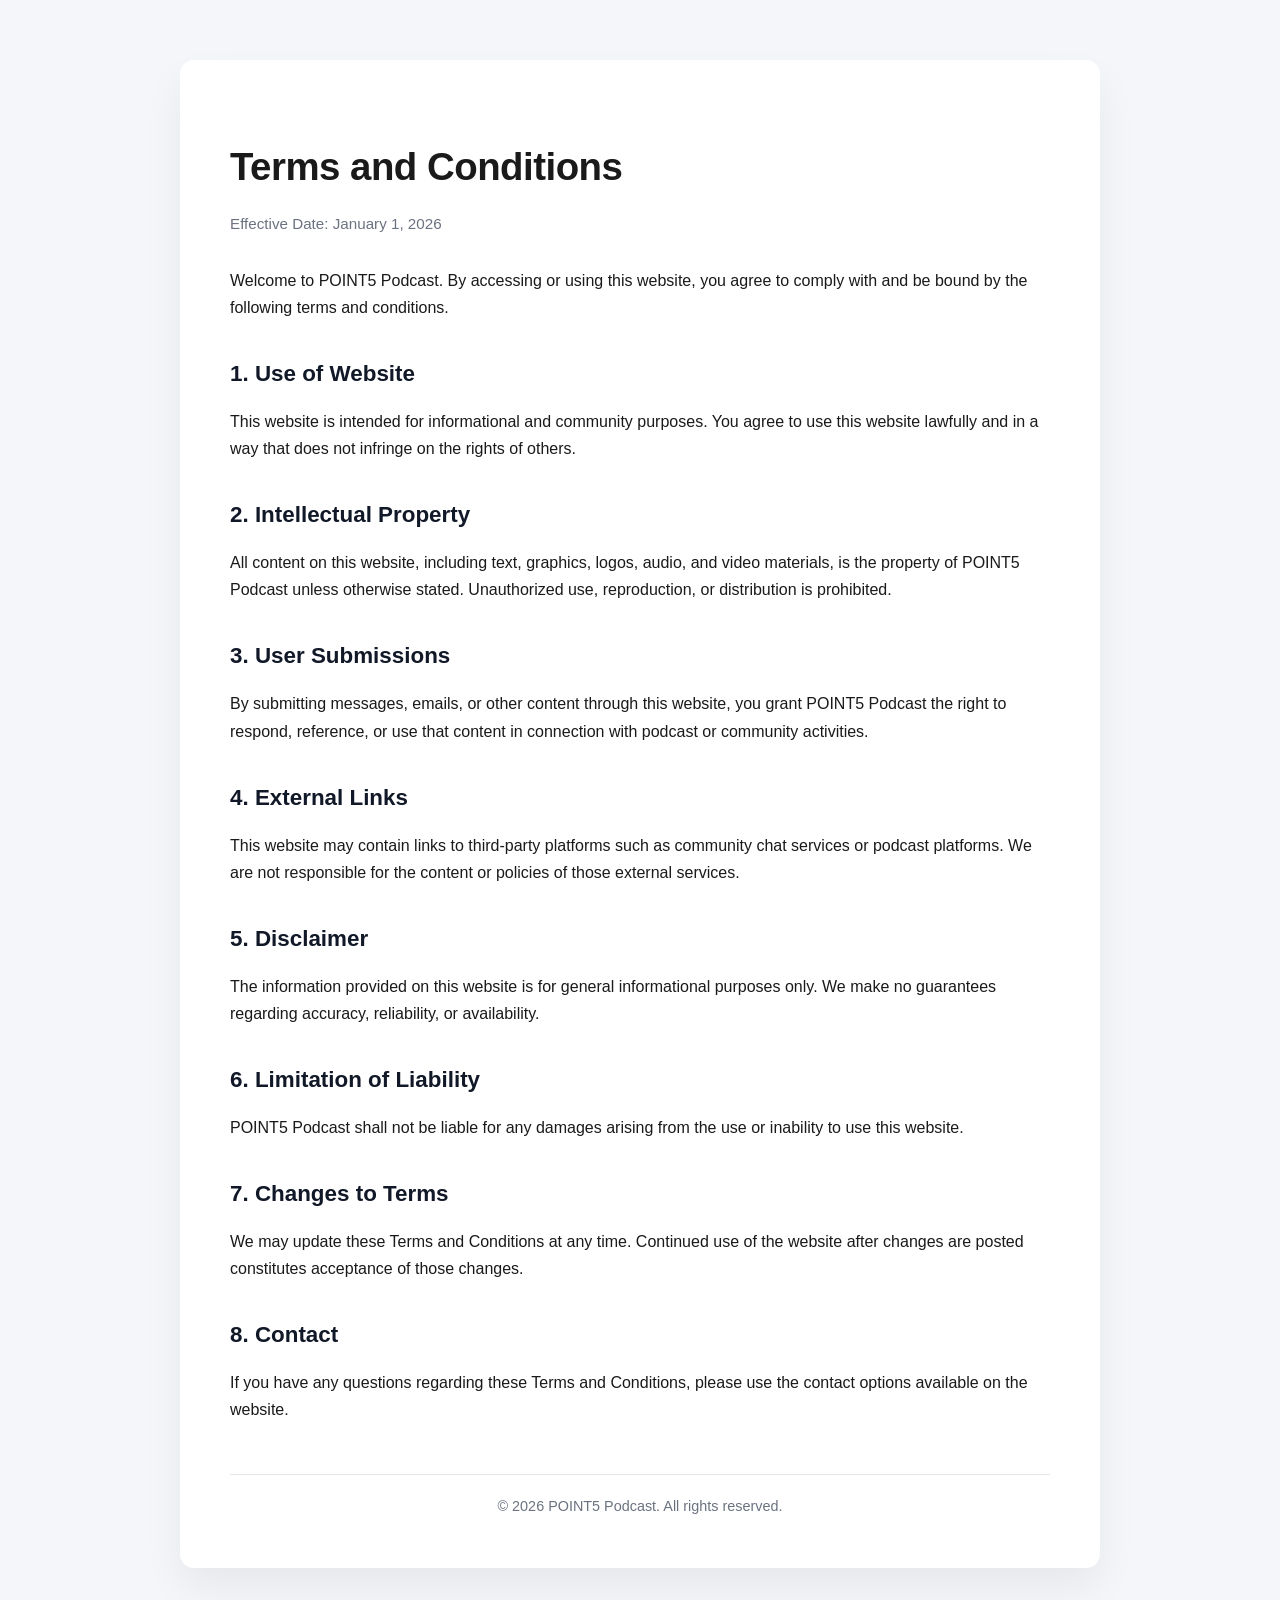
<file: terms.html>
<!DOCTYPE html>
<html lang="en">
<head>
  <meta charset="UTF-8">
  <meta name="viewport" content="width=device-width, initial-scale=1.0">
  <title>Terms and Conditions | POINT5 Podcast</title>
  <link rel="stylesheet" href="style.css">

  <link rel="icon" href="favicon.png" type="image/png">
</head>
<body>

  <div class="p5pp-terms-root">
    <div class="p5pp-terms-wrapper">

      <h1 class="p5pp-terms-title">Terms and Conditions</h1>
      <p class="p5pp-terms-effective-date">Effective Date: January 1, 2026</p>

      <p class="p5pp-terms-paragraph">
        Welcome to POINT5 Podcast. By accessing or using this website, you agree to comply with and be bound by the following terms and conditions.
      </p>

      <h2 class="p5pp-terms-heading">1. Use of Website</h2>
      <p class="p5pp-terms-paragraph">
        This website is intended for informational and community purposes. You agree to use this website lawfully and in a way that does not infringe on the rights of others.
      </p>

      <h2 class="p5pp-terms-heading">2. Intellectual Property</h2>
      <p class="p5pp-terms-paragraph">
        All content on this website, including text, graphics, logos, audio, and video materials, is the property of POINT5 Podcast unless otherwise stated. Unauthorized use, reproduction, or distribution is prohibited.
      </p>

      <h2 class="p5pp-terms-heading">3. User Submissions</h2>
      <p class="p5pp-terms-paragraph">
        By submitting messages, emails, or other content through this website, you grant POINT5 Podcast the right to respond, reference, or use that content in connection with podcast or community activities.
      </p>

      <h2 class="p5pp-terms-heading">4. External Links</h2>
      <p class="p5pp-terms-paragraph">
        This website may contain links to third-party platforms such as community chat services or podcast platforms. We are not responsible for the content or policies of those external services.
      </p>

      <h2 class="p5pp-terms-heading">5. Disclaimer</h2>
      <p class="p5pp-terms-paragraph">
        The information provided on this website is for general informational purposes only. We make no guarantees regarding accuracy, reliability, or availability.
      </p>

      <h2 class="p5pp-terms-heading">6. Limitation of Liability</h2>
      <p class="p5pp-terms-paragraph">
        POINT5 Podcast shall not be liable for any damages arising from the use or inability to use this website.
      </p>

      <h2 class="p5pp-terms-heading">7. Changes to Terms</h2>
      <p class="p5pp-terms-paragraph">
        We may update these Terms and Conditions at any time. Continued use of the website after changes are posted constitutes acceptance of those changes.
      </p>

      <h2 class="p5pp-terms-heading">8. Contact</h2>
      <p class="p5pp-terms-paragraph">
        If you have any questions regarding these Terms and Conditions, please use the contact options available on the website.
      </p>

      <div class="p5pp-terms-footer">
        © 2026 POINT5 Podcast. All rights reserved.
      </div>

    </div>
  </div>

</body>
</html>
</file>
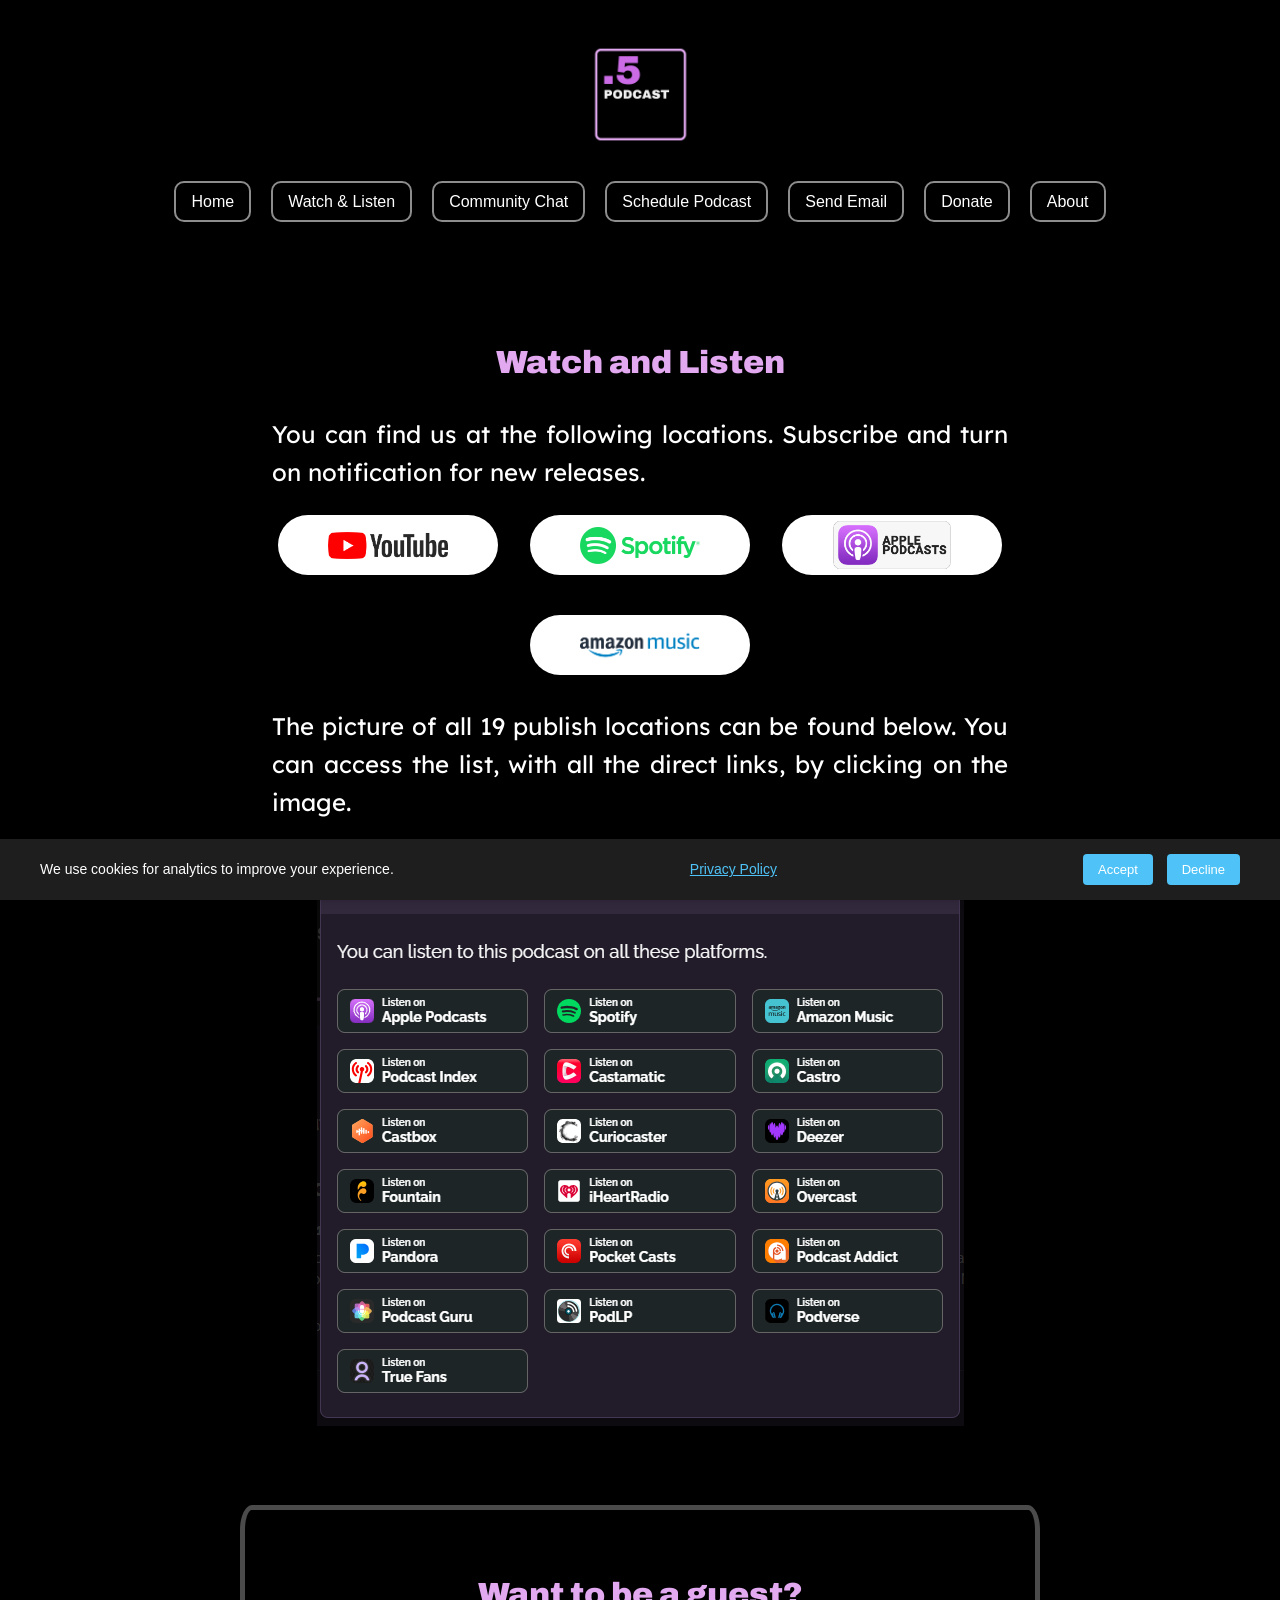
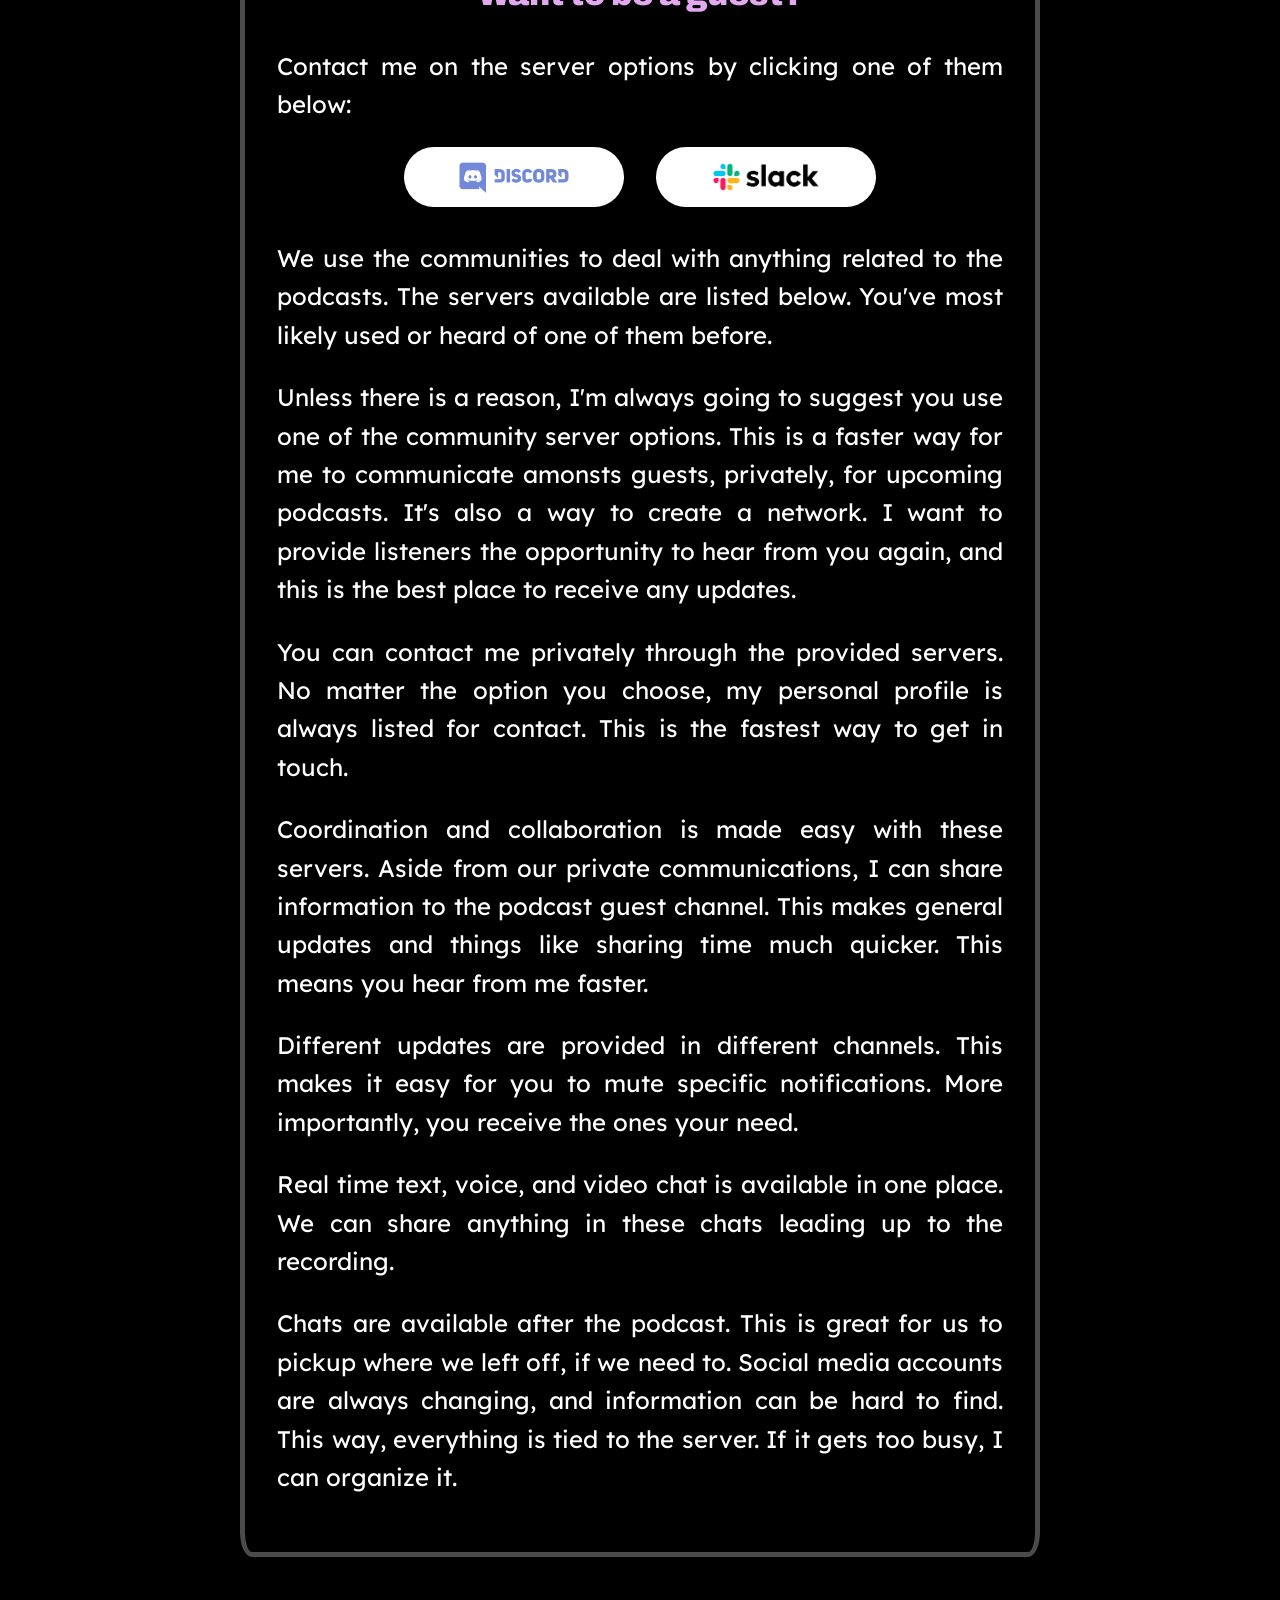
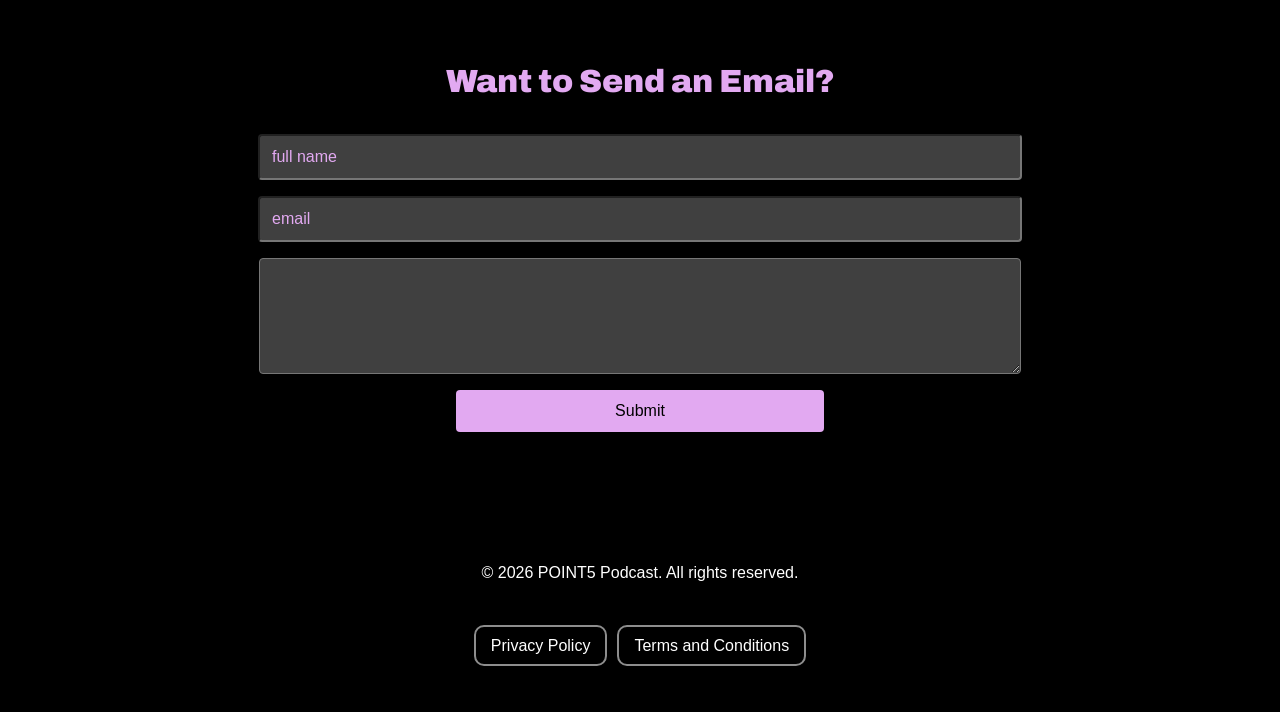
<file: watch-listen.html>
<!DOCTYPE html>
<html lang="en">
<head>
  <meta charset="UTF-8">
  <meta name="viewport" content="width=device-width, initial-scale=1.0">
  <title>POINT5 Podcast</title>
  <link rel="stylesheet" href="style.css">

  <link rel="preconnect" href="https://fonts.googleapis.com">
  <link rel="preconnect" href="https://fonts.gstatic.com" crossorigin>
  <link href="https://fonts.googleapis.com/css2?family=Archivo:ital,wght@0,100..900;1,100..900&display=swap" rel="stylesheet">

  <link rel="preconnect" href="https://fonts.googleapis.com">
  <link rel="preconnect" href="https://fonts.gstatic.com" crossorigin>
  <link href="https://fonts.googleapis.com/css2?family=Archivo:ital,wght@0,100..900;1,100..900&family=Lexend:wght@100..900&display=swap" rel="stylesheet">

  <!-- For .png file -->
  <link rel="icon" href="favicon.png" type="image/png">

</head>
<body>
  <header>
    <h1 class="sr-only" id="header-title">POINT5 Podcast</h1>
    <img id="header-logo" src="logo.png" alt="POINT5 Podcast Logo">
    <p class="sr-only" id="header-subtitle">The official POINT5 Podcast website.</p>
    <nav>
      <ul class="header-menu">
        <li><a href="/">Home</a></li>
        <li><a href="/watch-listen.html">Watch & Listen</a></li>
        <li><a href="/community.html">Community Chat</a></li>
        <li><a href="/schedule.html">Schedule Podcast</a></li>
        <li><a href="/email.html">Send Email</a></li>
        <li><a href="/donate.html">Donate</a></li>
        <li><a href="/about.html">About</a></li>
      </ul>
    </nav>
  </header>


  <div class="container">

    <!-- Links Section -->
    <section class="publishLocation" id="watch-listen">
        <h2 id="publishLocation-heading">Watch and Listen</h2>
        <p id="publishLocation-text">You can find us at the following locations. Subscribe and turn on notification for new releases.</p>
            <div class="bubble-links">
                <a id="youtube-link" href="https://www.youtube.com/@POINT5Podcast" target="_blank">
                <img src="youtube-icon.png" alt="YouTube">
                </a>
                <a id="spotify-link" href="https://open.spotify.com/show/2V2lk3tJlSIELpjnhlquk2" target="_blank">
                <img src="spotify-icon.png" alt="Spotify">
                </a>
                <a id="apple-link" href="https://podcasts.apple.com/us/podcast/point5-podcast/id1882807745" target="_blank">
                <img src="apple-icon.png" alt="Apple">
                </a>
                <a id="amazon-link" href="https://music.amazon.com/podcasts/97cfdd42-8fef-45d0-8c68-1fa836fa4f05/point5-podcast" target="_blank">
                <img src="amazon-icon.png" alt="Amazon">
                </a>
            </div>
        <p id="publishLocation-text">The picture of all 19 publish locations can be found below. You can access the list, with all the direct links, by clicking on the image. </p>
        <div class="all-distribution-locations">
            <a id="all-distribution-locations" href="https://rss.com/podcasts/point5-podcast/?listen-on=true" target="_blank">
            <img src="all-distribution-locations.png" alt="all-distribution-locations">
            </a>
        </div>
    </section>

    <!-- Communities Section -->
    <section class="communities" id="communities">
        <h2 id="communities-heading">Want to be a guest?</h2>

        <p id="communities-text">Contact me on the server options by clicking one of them below:</p>

        <div class="community-links">
            <a id="discord-link" href="https://discord.gg/tX4k2jXd" target="_blank">
            <img src="discord-icon.png" alt="Join our Discord">
            </a>
            <a id="slack-link" href="https://join.slack.com/t/point5podcast/shared_invite/zt-3ra2gapsl-xZEQniMt8q6AEYip8mt3hg" target="_blank">
            <img src="slack-icon.png" alt="Join our Slack">
            </a>
        </div>

        <p id="communities-text">We use the communities to deal with anything related to the podcasts. The servers available are listed below. You've most likely used or heard of one of them before.</p>
        <p id="communities-text">Unless there is a reason, I'm always going to suggest you use one of the community server options. This is a faster way for me to communicate amonsts guests, privately, for upcoming podcasts. It's also a way to create a network. I want to provide listeners the opportunity to hear from you again, and this is the best place to receive any updates.</p>
        <p id="communities-text">You can contact me privately through the provided servers. No matter the option you choose, my personal profile is always listed for contact. This is the fastest way to get in touch.</p>
        <p id="communities-text">Coordination and collaboration is made easy with these servers. Aside from our private communications, I can share information to the podcast guest channel. This makes general updates and things like sharing time much quicker. This means you hear from me faster.</p>
        <p id="communities-text">Different updates are provided in different channels. This makes it easy for you to mute specific notifications. More importantly, you receive the ones your need.</p>
        <p id="communities-text">Real time text, voice, and video chat is available in one place. We can share anything in these chats leading up to the recording.</p>
        <p id="communities-text">Chats are available after the podcast. This is great for us to pickup where we left off, if we need to. Social media accounts are always changing, and information can be hard to find. This way, everything is tied to the server. If it gets too busy, I can organize it.</p>
        <div class="communities-text">
          <div class="communities-breakdown">
            
          </div>

        </div>
    </section>

    <!-- Booking Form Section -->
    <section class="booking">
      <h2 id="booking-heading">Want to Send an Email?</h2>
      <form action="https://formspree.io/f/mgolqzzj" method="POST">
        <input type="text" name="name" placeholder="full name" required>
        <input type="email" name="email" placeholder="email" required>
        <textarea name="message" rows="5" placeholder="" required></textarea>
        <button type="submit">Submit</button>
      </form>
    </section>

  </div>

  <footer>
    <p>&copy; 2026 POINT5 Podcast. All rights reserved.</p>
    <div class="legal-thing">
      <ul class="legal-menu">
        <li><a href="/privacy.html">Privacy Policy</a></li>
        <li><a href="/terms.html">Terms and Conditions</a></li>
      </ul>
    </div>
  </footer>

  <!-- cookie consent -->

  <script src="p5pp-cookie-consent.js"></script>

</body>
</html>
</file>
<file: style.css>
/* Global Styles */
body {
  margin: 0;
  font-family: 'Segoe UI', Tahoma, Geneva, Verdana, sans-serif;
  line-height: 1.6;
  background-color: #000000;
  color: #333;
}

a {
  text-decoration: none;
  color: #007bff;
}

/* Header Menu Flexbox */
.header-menu {
  display: flex;
  flex-wrap: wrap;       /* allows items to wrap to next line on small screens */
  justify-content: center; /* distribute items evenly */
  align-items: center;
  gap: 20px 20px;             /* space between items */
  list-style: none;
  padding: 0;
  margin: 1rem 0 0 0;
  width: 100%;           /* full width, will shrink dynamically */
}

/* Menu links */
.header-menu li a {
  flex: 1 1 auto;          /* allow links to grow/shrink based on available space */
  text-align: center;       /* center text inside each item */
  padding: 10px 15px;
  border-radius: 10px;
  border: 2px solid #ffffff8d;
  color: #fff;
  text-decoration: none;
}

/* On hover */
.header-menu li a:hover {
  color: #ffffff97;
  text-decoration: none;
}

/* Logo + header adjustments for flex */
header {
  display: flex;
  flex-direction: column;
  align-items: center;
  gap: 1rem;
  padding: 2rem 1rem;
  text-align: center;
}

/* Responsive adjustments */
@media(max-width: 768px) {
  .header-menu li a {
    padding: 8px 10px;
    font-size: 0.9rem;
  }
}

header img#header-logo {
  max-width: 10%; /* adjust for your image size */
  width: 80%;        /* scales responsively on smaller screens */
  height: auto;
}

/* Mobile tweak */
@media(max-width: 600px) {
  header img#header-logo {
    max-width: 40%; /* slightly smaller for narrow screens */
  }
}

header h1 {
  margin: 0 0 0.5rem;
  font-size: 2.5rem;
}

header p {
  margin: 0;
  font-size: 1.2rem;
  max-width: 600px;
}

.sr-only {
  position: absolute;
  width: 1px;
  height: 1px;
  padding: 0;
  overflow: hidden;
  clip: rect(0, 0, 0, 0);
  white-space: nowrap;
  border: 0;
}

/* Flex container for sections */
.container {
  display: flex;
  flex-direction: column;
  max-width: 800px;
  margin: 2rem auto;
  padding: 0 1rem;
  gap: 2.5rem;
}

/* All sections */
/* section {
  border: 2px solid #fff;
  border-radius: 20px;
} */

section h2 {
  color: #e2a9f1;
  font-family: archivo;
  font-weight: 900;
  font-size: xx-large;
}

.communities h2 {
  text-align: center;
}

section p {
  color:#fff;
  font-family: lexend;
  font-weight:400;
  font-size:x-large;
  text-align: justify;
  /* color: #e2a9f1; */
}

/* Mobile tweak */
@media(max-width: 600px) {
  section p {
    text-align: left; 
  }
}

/* Welcome Section */
.welcome, .guidance {
  padding: 2rem;
  border-radius: 8px;
  box-shadow: 0 2px 10px rgba(0,0,0,0.05);
  border-color: #eee;
}

.welcome h2 {
  font-size:xx-large;
}

/* Booking form section */
.booking {
  padding: 2rem;
  border-radius: 8px;
  box-shadow: 0 2px 10px rgba(0,0,0,0.1);
}

.booking h2 {
  text-align: center;
}

.booking form {
  display: flex;
  flex-direction: column;
  gap: 1rem;
}

.booking input,
.booking textarea {
  padding: 0.75rem;
  font-size: 1rem;
  /* border: 4px solid #fff; */
  background-color: #8e8e8e73;
  border-radius: 4px;
  width: 100%;
  align-self: center;
  color: #cb6ce6;
}

.booking input::placeholder,
.booking textarea::placeholder {
  color: #e2a9f1;
}

.booking button {
  padding: 0.75rem;
  font-size: 1rem;
  border: none;
  background-color: #e2a9f1;
  color: #000000;
  border-radius: 4px;
  cursor: pointer;
  width: 50%;
  align-self: center;
}

.booking button:hover {
  background-color: #cb6ce6;
}

/* Footer */
footer {
  background-color: #000000; /* Change this to any color you want */
  color: #ffffff;
  padding: 3rem 1rem;
  text-align: center;
  display: flex;
  flex-direction: column;
  align-items: center;
  gap: 1rem; /* space between logo and subtitle */
}

/* Footer Legal Menu Flexbox */
.legal-menu {
  display: flex;
  flex-wrap: wrap;          /* allow items to wrap on small screens */
  justify-content: center;  /* center the items horizontally */
  align-items: center;
  gap: 20px 10px;           /* horizontal and vertical spacing */
  list-style: none;
  padding: 0;
  margin: 1rem 0 0 0;
  width: 100%;              /* allows menu to fill width and wrap nicely */
}

.legal-menu li a {
  flex: 1 1 auto;           /* allow items to shrink/grow */
  text-align: center;       /* center text inside each bubble */
  padding: 10px 15px;       /* adjust padding if needed */
  border-radius: 10px;
  border: 2px solid #ffffff8d;
  color: #fff;
  text-decoration: none;
}

/* Hover effect */
.legal-menu li a:hover {
  color: #ffffff97;
  text-decoration: none;
}

/* Responsive tweaks for small screens */
@media(max-width: 768px) {
  .legal-menu li a {
    padding: 8px 10px;
    font-size: 0.9rem;
  }
}

/* Responsive */
@media(max-width: 600px) {
  header h1 {
    font-size: 2rem;
  }

  header p {
    font-size: 1rem;
  }
}

/* Host / Social Section */
.host {
  padding: 2rem;
  border-radius: 8px;
  box-shadow: 0 2px 10px rgba(0,0,0,0.05);
}

.host h2 {
  text-align: right;
  margin-top: 0;
  margin-bottom: 1.5rem;
}

/* Mobile tweak */
@media(max-width: 600px) {
  .host h2 {
    text-align: left; 
  }
}

.host-content {
  display: flex;
  align-items: center;
  gap: 2rem;
  flex-wrap: wrap;
}

.host-image img {
  width: 200px;
  height: 200px;
  object-fit: cover;
  border-radius: 20%;

}

.host-info {
  flex: 1;
  min-width: 250px;
}

.host-info p {
  margin-bottom: 1rem;
  line-height: 1.5;
}

.social-links a {
  display: inline-block;
  margin-right: 1rem;
  color: #cb6ce6;
  text-decoration: none;
  font-weight: bold;
  border: 1px solid #cb6ce6;
  padding-top: 5px;
  padding-bottom: 5px;
  padding-left: 20px;
  padding-right: 20px;
  margin:8px;
}

.social-links a:hover {
  color: #0056b3;
}

/* Responsive adjustments */
@media(max-width: 600px) {
  .host-content {
    flex-direction: column;
    align-items: center;
    text-align: center;
  }

  .host-image img {
    width: 150px;
    height: 150px;
  }

  .social-links a {
    margin-right: 0.5rem;
    margin-bottom: 0.5rem;
  }
}

/* Communities Section */
.communities {
  /* background: #ffffffec; */
  border: 5px solid #ffffff4b;
  border-radius: 1.5%;
  padding: 2rem;
  /* border-radius: 8px; */
  box-shadow: 0 2px 10px rgba(0,0,0,0.05);
  text-align:justify;
}

/* Mobile tweak */
@media(max-width: 600px) {
  .communities {
    text-align: left; 
  }
}

.communities#schedule-page {
  /* background: #ffffffec; */
  border: none;
}

.BuyMeACoffee {
  text-align: center;
}

.BuyMeACoffee img {
  width: 50%;
  height: auto;
}

.communities p {
  color: #fff;
}

.community-links {
  display: flex;
  justify-content: center;
  gap: 2rem;
  margin-top: 1.5rem;
  flex-wrap: wrap;
}

.community-links a img {
  width: 120px;
  height: 60px;
  object-fit: contain;
  transition: transform 0.2s;
  background-color: #fff;
  padding-right:50px;
  padding-left:50px;
  border-radius: 30px;
}

/* Communities Section */
.publishLocation {
  /* background: #ffffffec; */
  border: 5px solid #ffffff4b;
  border-radius: 1.5%;
  padding: 2rem;
  /* border-radius: 8px; */
  box-shadow: 0 2px 10px rgba(0,0,0,0.05);
  text-align:justify;
}

/* Mobile tweak */
@media(max-width: 600px) {
  .publishLocation {
    text-align: left; 
  }
}

.publishLocation#watch-listen {
  /* background: #ffffffec; */
  border: none;
  padding: 2rem;
  /* border-radius: 8px; */
}

.publishLocation h2 {
  text-align: center;
}

.publishLocation p {
  color: #fff;
}

/* Reusable bubble links component */
.bubble-links {
  display: flex;
  justify-content: center;
  gap: 2rem;
  margin-top: 1.5rem;
  flex-wrap: wrap;
}

.bubble-links a img {
  width: 120px;
  height: 60px;
  object-fit: contain;
  transition: transform 0.2s;
  background-color: #fff;
  padding-left: 50px;
  padding-right: 50px;
  border-radius: 30px;
}

.bubble-links a img:hover {
  transform: scale(1.1);
}

/* Mobile adjustments */
@media(max-width: 600px) {
  .bubble-links a img {
    width: 90px;
    height: 90px;
  }
}

.all-distribution-locations {
  display: flex;
  justify-content: center;
}









/* PRIVACY POLICY CSS */

/* ROOT WRAPPER */
.p5pp-privacy-root {
  display: flex;
  justify-content: center;
  padding: 60px 20px;
  background: #f4f6f9;
  font-family: -apple-system, BlinkMacSystemFont, "Segoe UI", Roboto, Arial, sans-serif;
}

/* MAIN CARD */
.p5pp-wrapper {
  max-width: 820px;
  width: 100%;
  background: #ffffff;
  padding: 50px;
  border-radius: 14px;
  box-shadow: 0 20px 40px rgba(0, 0, 0, 0.06);
  color: #1a1a1a;
}

/* TITLE */
.p5pp-title {
  font-size: 2.4rem;
  margin-bottom: 10px;
  font-weight: 700;
  letter-spacing: -0.5px;
}

/* EFFECTIVE DATE */
.p5pp-effective-date {
  margin-bottom: 30px;
  color: #6b7280;
  font-size: 0.95rem;
}

/* SECTION HEADINGS */
.p5pp-heading {
  margin-top: 35px;
  margin-bottom: 12px;
  font-size: 1.4rem;
  font-weight: 600;
  color: #111827;
}

.p5pp-subheading {
  margin-top: 20px;
  margin-bottom: 8px;
  font-size: 1.1rem;
  font-weight: 600;
  color: #374151;
}

/* PARAGRAPHS */
.p5pp-paragraph {
  margin-bottom: 14px;
  line-height: 1.7;
  font-size: 1rem;
}

/* LISTS */
.p5pp-list {
  margin: 10px 0 20px 20px;
  padding: 0;
}

.p5pp-list li {
  margin-bottom: 8px;
  line-height: 1.6;
}

/* LINKS */
.p5pp-link {
  color: #2563eb;
  text-decoration: none;
  font-weight: 500;
}

.p5pp-link:hover {
  text-decoration: underline;
}

/* FOOTER */
.p5pp-footer {
  margin-top: 50px;
  padding-top: 20px;
  border-top: 1px solid #e5e7eb;
  text-align: center;
  font-size: 0.9rem;
  color: #6b7280;
}






/* ============================= */
/* TERMS & CONDITIONS PAGE      */
/* ============================= */

.p5pp-terms-root {
  display: flex;
  justify-content: center;
  padding: 60px 20px;
  background: #f4f6f9;
  font-family: -apple-system, BlinkMacSystemFont, "Segoe UI", Roboto, Arial, sans-serif;
}

.p5pp-terms-wrapper {
  max-width: 820px;
  width: 100%;
  background: #ffffff;
  padding: 50px;
  border-radius: 14px;
  box-shadow: 0 20px 40px rgba(0, 0, 0, 0.06);
  color: #1a1a1a;
}

.p5pp-terms-title {
  font-size: 2.4rem;
  margin-bottom: 10px;
  font-weight: 700;
  letter-spacing: -0.5px;
}

.p5pp-terms-effective-date {
  margin-bottom: 30px;
  color: #6b7280;
  font-size: 0.95rem;
}

.p5pp-terms-heading {
  margin-top: 35px;
  margin-bottom: 12px;
  font-size: 1.4rem;
  font-weight: 600;
  color: #111827;
}

.p5pp-terms-paragraph {
  margin-bottom: 14px;
  line-height: 1.7;
  font-size: 1rem;
}

.p5pp-terms-footer {
  margin-top: 50px;
  padding-top: 20px;
  border-top: 1px solid #e5e7eb;
  text-align: center;
  font-size: 0.9rem;
  color: #6b7280;
}

/* Mobile Optimization */
@media(max-width: 600px) {
  .p5pp-terms-wrapper {
    padding: 30px 20px;
  }

  .p5pp-terms-title {
    font-size: 1.8rem;
  }

  .p5pp-terms-heading {
    font-size: 1.2rem;
  }
}


/* ============== schedule page code =============== */

/* Quick white border for calendar toggle buttons */
.calendar-toggle {
    display: flex;
    justify-content: center;
    gap: 12px;
    margin: 25px 0 30px 0;
}

.toggle-btn {
    padding: 12px 28px;
    font-size: 16px;
    font-weight: 600;
    border: 2px solid #ffffff;     /* White border */
    background: transparent;       /* See-through so white border stands out */
    color: #ffffff;
    border-radius: 50px;
    cursor: pointer;
    transition: all 0.3s ease;
}

.toggle-btn.active {
    background: #ffffff;
    color: #000000;
}

.toggle-btn:hover {
    background: rgba(255, 255, 255, 0.2);
}

.schedule-introduction {
    color: white;
}

#hyperlink {
  color: #d7ace2;
}
</file>
